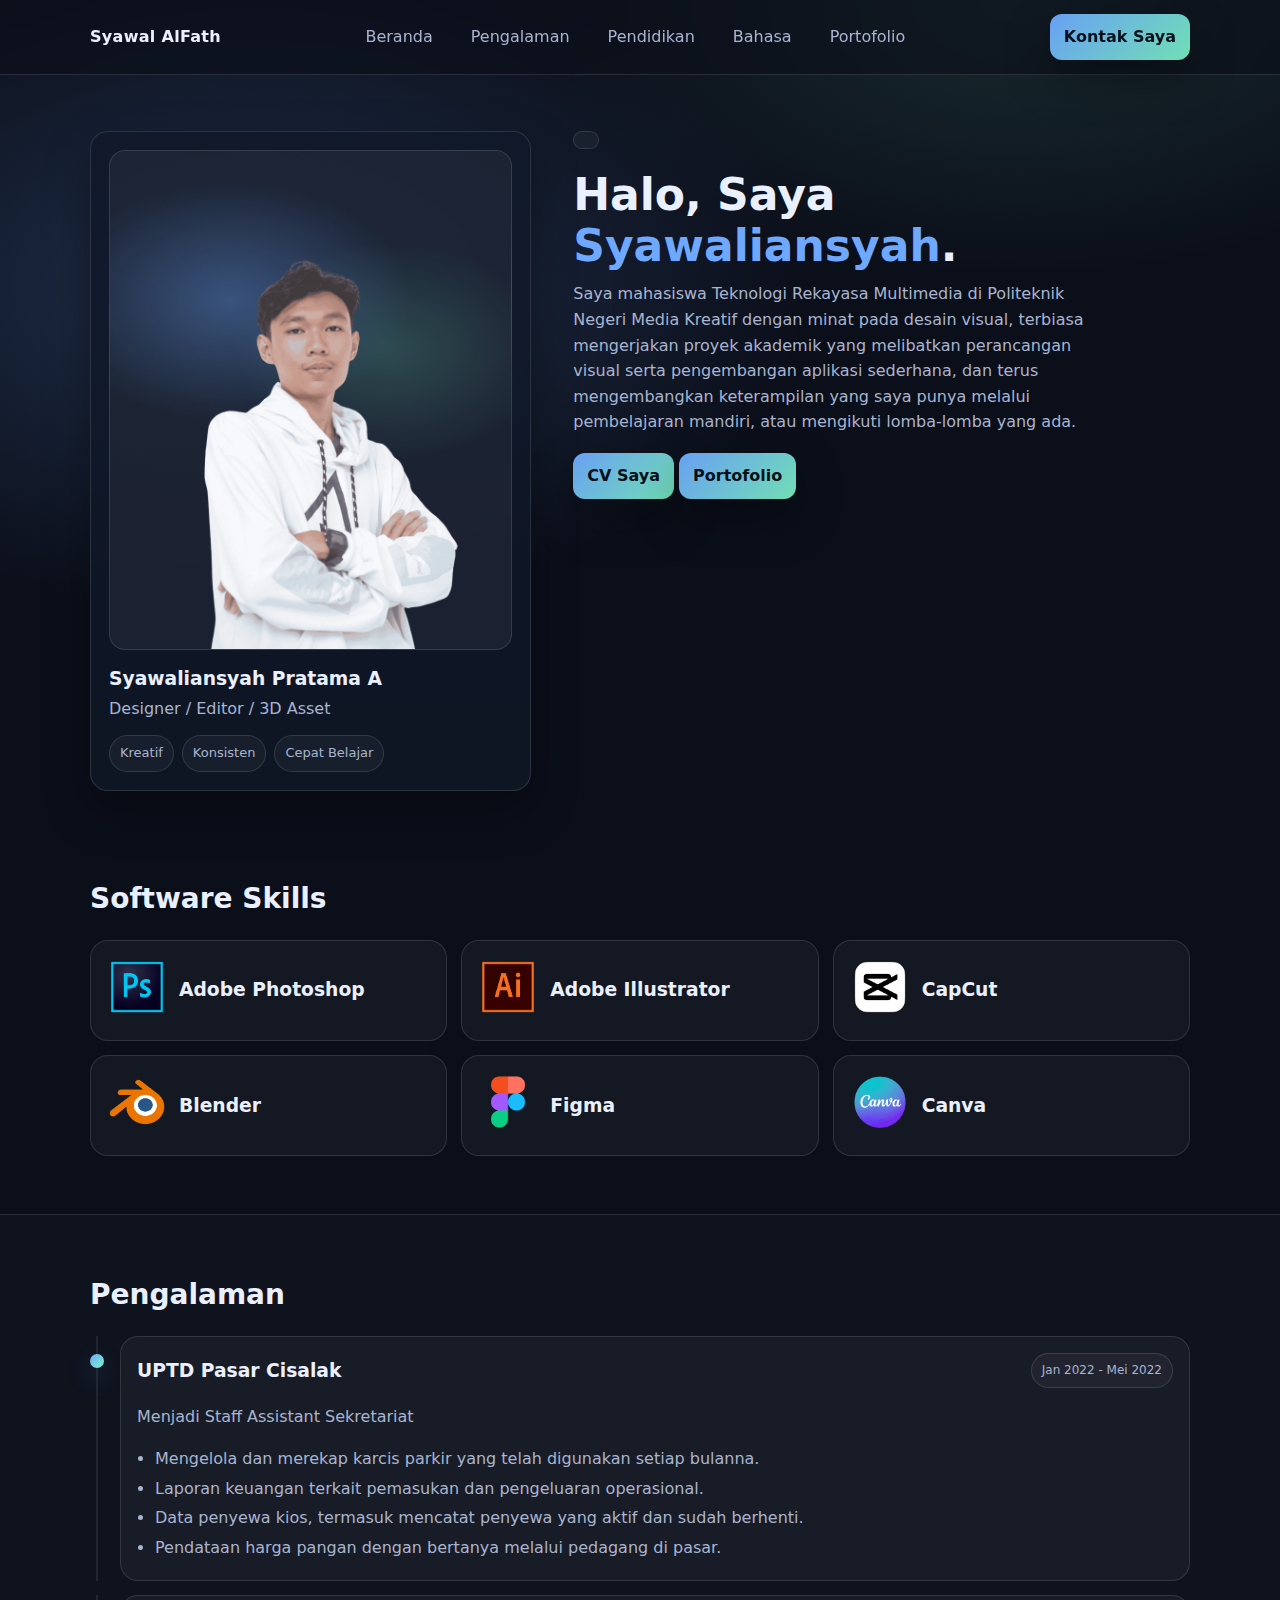
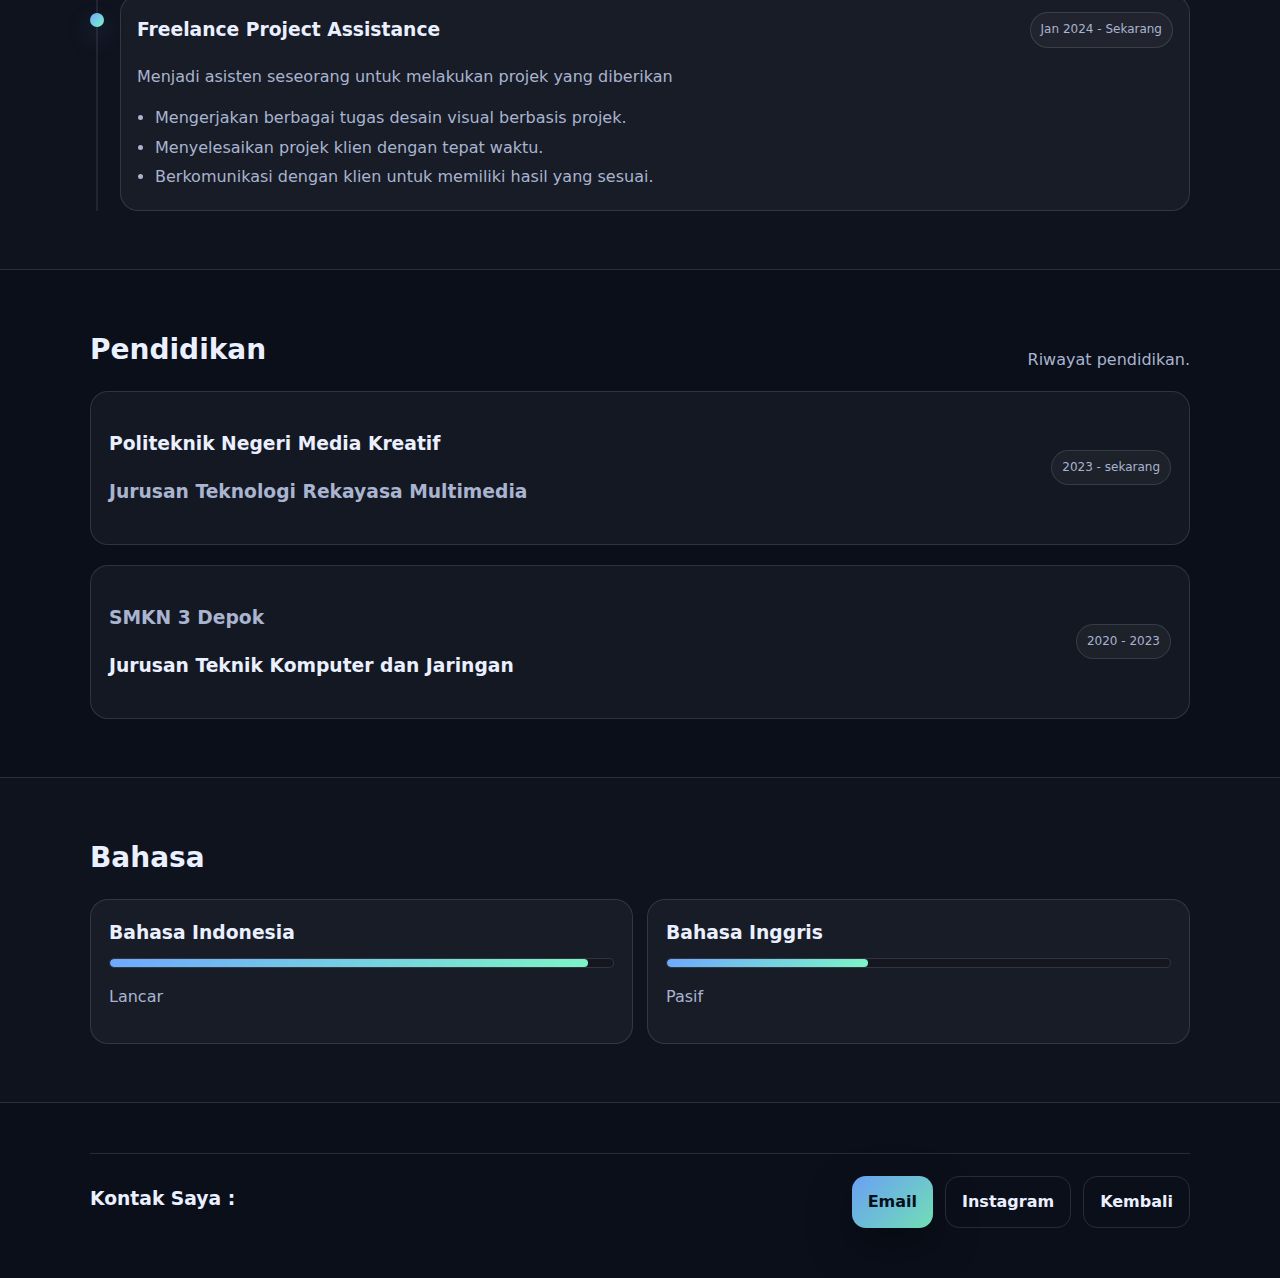
<file: index.html>
<!DOCTYPE html>
<html lang="id">
<head>
  <meta charset="UTF-8" />
  <meta name="viewport" content="width=device-width, initial-scale=1.0" />
  <title>My Portofolio</title>
  <link rel="stylesheet" href="style.css">
</head>

<body>
  <header class="nav">
  <div class="container nav-inner">
    <a class="brand" href="#home">Syawal AlFath</a>

    <input type="checkbox" id="nav-toggle" class="nav-toggle" aria-hidden="true">

    <label for="nav-toggle" class="hamburger" aria-label="Buka menu navigasi">
      <img src="images/menu.png">
    </label>

    <nav class="menu">
      <a href="#home">Beranda</a>
      <a href="#experience">Pengalaman</a>
      <a href="#education">Pendidikan</a>
      <a href="#language">Bahasa</a>
      <a href="portofolio.html">Portofolio</a>
    </nav>

    <a class="btn small nav-cta" href="#contact">Kontak Saya</a>
  </div>
</header>


  <main id="home" class="hero">
    <div class="container hero-grid">
      <div class="hero-left">
        <p class="badge"></p>
        <h1>Halo, Saya <span class="accent">Syawaliansyah</span>.</h1>
        <p class="subtitle">
          Saya mahasiswa Teknologi Rekayasa Multimedia di Politeknik
          Negeri Media Kreatif dengan minat pada desain
          visual, terbiasa mengerjakan proyek akademik yang melibatkan perancangan
          visual serta pengembangan aplikasi
          sederhana, dan terus mengembangkan keterampilan yang saya punya melalui
          pembelajaran mandiri, atau mengikuti
          lomba-lomba yang ada.
        </p>
        <a class="btn small" href="cv.html">CV Saya</a>
        <a class="btn small" href="portofolio.html">Portofolio</a>
      </div>

      <div class="hero-right">
        <div class="profile-card">
          <div class="avatar">
            <!-- dari: {{ asset('images/solo2.png') }} -->
            <img src="images/solo2.png" alt="Foto Syawaliansyah">
          </div>
          <div class="profile-info">
            <h3>Syawaliansyah Pratama A</h3>
            <p>Designer / Editor / 3D Asset</p>
          </div>
          <div class="profile-tags">
            <span class="tag">Kreatif</span>
            <span class="tag">Konsisten</span>
            <span class="tag">Cepat Belajar</span>
          </div>
        </div>
      </div>
    </div>
  </main>

  <section id="skills" class="section">
    <div class="container">
      <div class="section-head">
        <h2>Software Skills</h2>
      </div>

      <div class="grid skills-grid">
        <article class="skill-card">
          <div class="skill-icon" title="Adobe Photoshop">
            <img src="images/skills/AdobePhotoshop.png" alt="Adobe Photoshop">
          </div>
          <div>
            <h3>Adobe Photoshop</h3>
          </div>
        </article>

        <article class="skill-card">
          <div class="skill-icon" title="Adobe Illustrator">
            <img src="images/skills/AdobeIllustrator.png" alt="Adobe Illustrator">
          </div>
          <div>
            <h3>Adobe Illustrator</h3>
          </div>
        </article>

        <article class="skill-card">
          <div class="skill-icon" title="CapCut">
            <img src="images/skills/Capcut.png" alt="Capcut">
          </div>
          <div>
            <h3>CapCut</h3>
          </div>
        </article>

        <article class="skill-card">
          <div class="skill-icon" title="Blender">
            <img src="images/skills/Blender.png" alt="Blender 3d">
          </div>
          <div>
            <h3>Blender</h3>
          </div>
        </article>

        <article class="skill-card">
          <div class="skill-icon" title="Figma">
            <img src="images/skills/figma.png" alt="figma">
          </div>
          <div>
            <h3>Figma</h3>
          </div>
        </article>

        <article class="skill-card">
          <div class="skill-icon" title="Canva">
            <img src="images/skills/Canva.png" alt="Canva">
          </div>
          <div>
            <h3>Canva</h3>
          </div>
        </article>
      </div>
    </div>
  </section>

  <!-- EXPERIENCE -->
  <section id="experience" class="section alt">
    <div class="container">
      <div class="section-head">
        <h2>Pengalaman</h2>
      </div>

      <div class="timeline">
        <article class="timeline-item">
          <div class="dot"></div>
          <div class="content">
            <div class="row">
              <h3>UPTD Pasar Cisalak</h3>
              <span class="pill">Jan 2022 - Mei 2022</span>
            </div>
            <p class="muted">Menjadi Staff Assistant Sekretariat</p>
            <ul class="bullets">
              <li>Mengelola dan merekap karcis parkir yang telah digunakan setiap bulanna.</li>
              <li>Laporan keuangan terkait pemasukan dan pengeluaran operasional.</li>
              <li>Data penyewa kios, termasuk mencatat penyewa yang aktif dan sudah berhenti.</li>
              <li>Pendataan harga pangan dengan bertanya melalui pedagang di pasar.</li>
            </ul>
          </div>
        </article>

        <article class="timeline-item">
          <div class="dot"></div>
          <div class="content">
            <div class="row">
              <h3>Freelance Project Assistance</h3>
              <span class="pill">Jan 2024 - Sekarang</span>
            </div>
            <p class="muted">Menjadi asisten seseorang untuk melakukan projek yang diberikan</p>
            <ul class="bullets">
              <li>Mengerjakan berbagai tugas desain visual berbasis projek.</li>
              <li>Menyelesaikan projek klien dengan tepat waktu.</li>
              <li>Berkomunikasi dengan klien untuk memiliki hasil yang sesuai.</li>
            </ul>
          </div>
        </article>
      </div>
    </div>
  </section>

  <!-- EDUCATION -->
  <section id="education" class="section">
    <div class="container">
      <div class="section-head">
        <h2>Pendidikan</h2>
        <p>Riwayat pendidikan.</p>
      </div>

      <div class="card">
        <div class="row">
          <div>
            <h3>Politeknik Negeri Media Kreatif</h3>
            <h3 class="muted">Jurusan Teknologi Rekayasa Multimedia</h3>
          </div>
          <span class="pill">2023 - sekarang</span>
        </div>
      </div>

      <div class="card2">
        <div class="row">
          <div>
            <h3 class="muted">SMKN 3 Depok</h3>
            <h3>Jurusan Teknik Komputer dan Jaringan</h3>
          </div>
          <span class="pill">2020 - 2023</span>
        </div>
      </div>
    </div>
  </section>

  <!-- LANGUAGE -->
  <section id="language" class="section alt">
    <div class="container">
      <div class="section-head">
        <h2>Bahasa</h2>
      </div>

      <div class="grid lang-grid">
        <div class="lang-card">
          <h3>Bahasa Indonesia</h3>
          <div class="bar"><span style="width: 95%"></span></div>
          <p class="muted">Lancar</p>
        </div>
        <div class="lang-card">
          <h3>Bahasa Inggris</h3>
          <div class="bar"><span style="width: 40%"></span></div>
          <p class="muted">Pasif</p>
        </div>
      </div>
    </div>
  </section>

  <footer id="contact" class="footer">
    <div class="container footer-inner">
      <div>
        <h3>Kontak Saya :</h3>
      </div>

      <div class="footer-actions">
        <a class="btn" href="mailto:syawaliansyah501@gmail.com">Email</a>
        <a class="btn instagram" href="https://www.instagram.com/syawal_alfaths/" target="_blank" rel="noopener">
          Instagram
        </a>
        <a class="btn ghost" href="#home">Kembali</a>
      </div>
    </div>
  </footer>
</body>
</html>
</file>
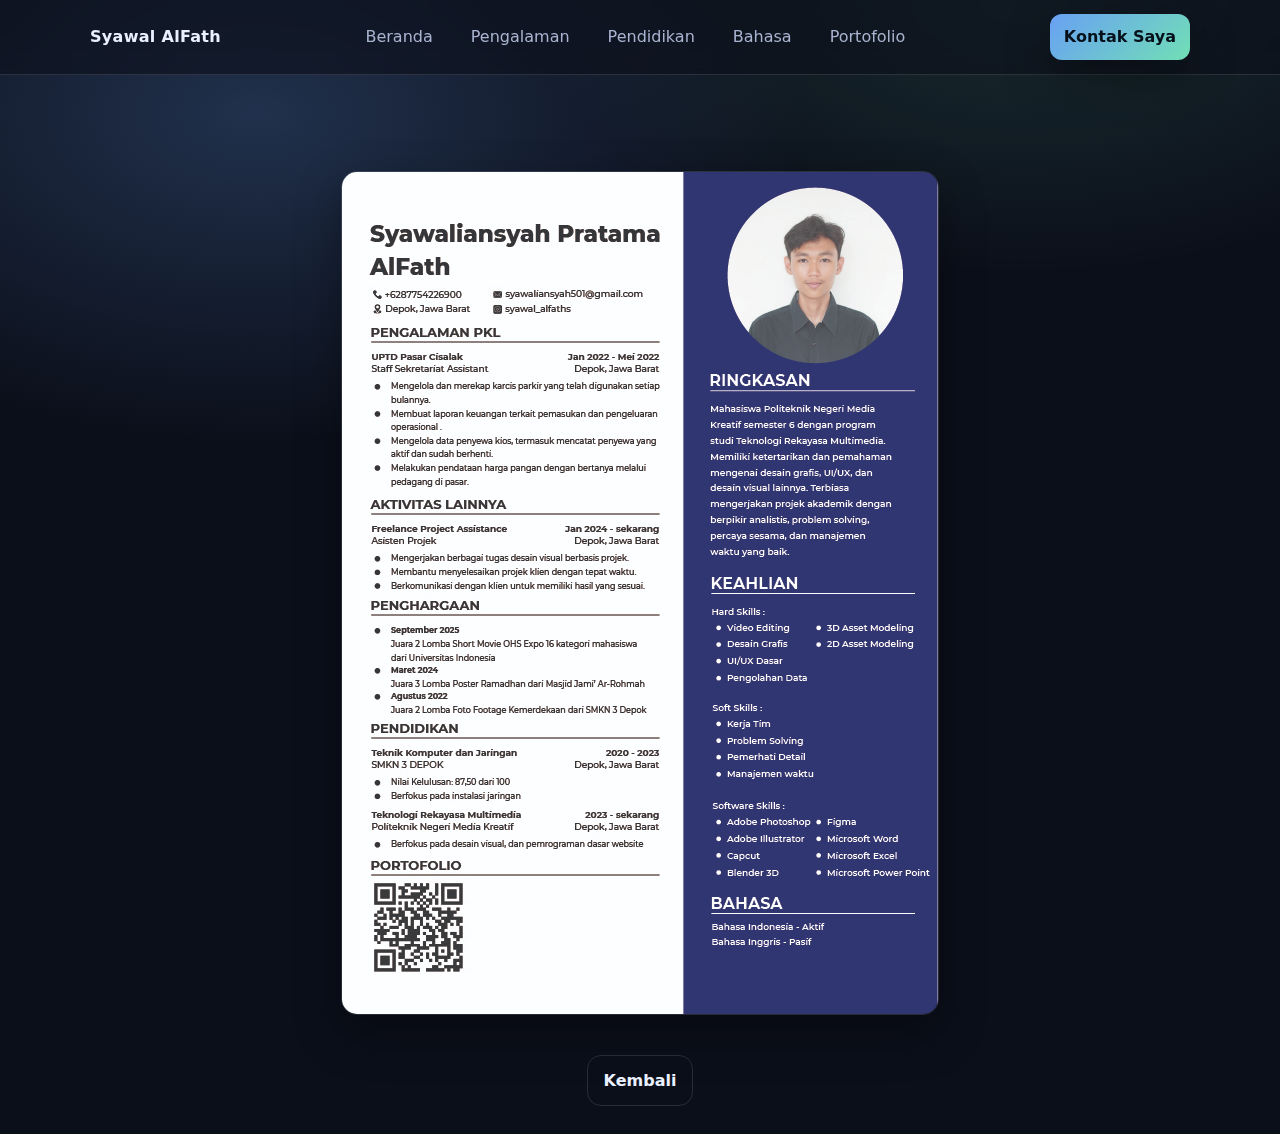
<file: cv.html>
<!DOCTYPE html>
<html lang="en">
<head>
    <meta charset="UTF-8">
    <meta name="viewport" content="width=device-width, initial-scale=1.0">
    <link rel="stylesheet" href="style.css">
    <title>CV Saya</title>
</head>
<body>
    <header class="nav">
  <div class="container nav-inner">
    <a class="brand" href="index.html#home">Syawal AlFath</a>

    <input type="checkbox" id="nav-toggle" class="nav-toggle" aria-hidden="true">

    <label for="nav-toggle" class="hamburger" aria-label="Buka menu navigasi">
      <img src="images/menu.png">
    </label>

    <nav class="menu">
      <a href="index.html#home">Beranda</a>
      <a href="index.html#experience">Pengalaman</a>
      <a href="index.html#education">Pendidikan</a>
      <a href="index.html#language">Bahasa</a>
      <a href="portofolio.html">Portofolio</a>
    </nav>

    <a class="btn small nav-cta" href="#contact">Kontak Saya</a>
  </div>
</header>

  <main class="hero">
    
    <div class="cv">
        <img src="images/CV2.jpg" alt="Foto Syawaliansyah">
    </div>
    <div class="btn2">
        <a class="btn ghost" href="index.html">Kembali</a>
    </div>
  </main>

</body>
</html>
</file>
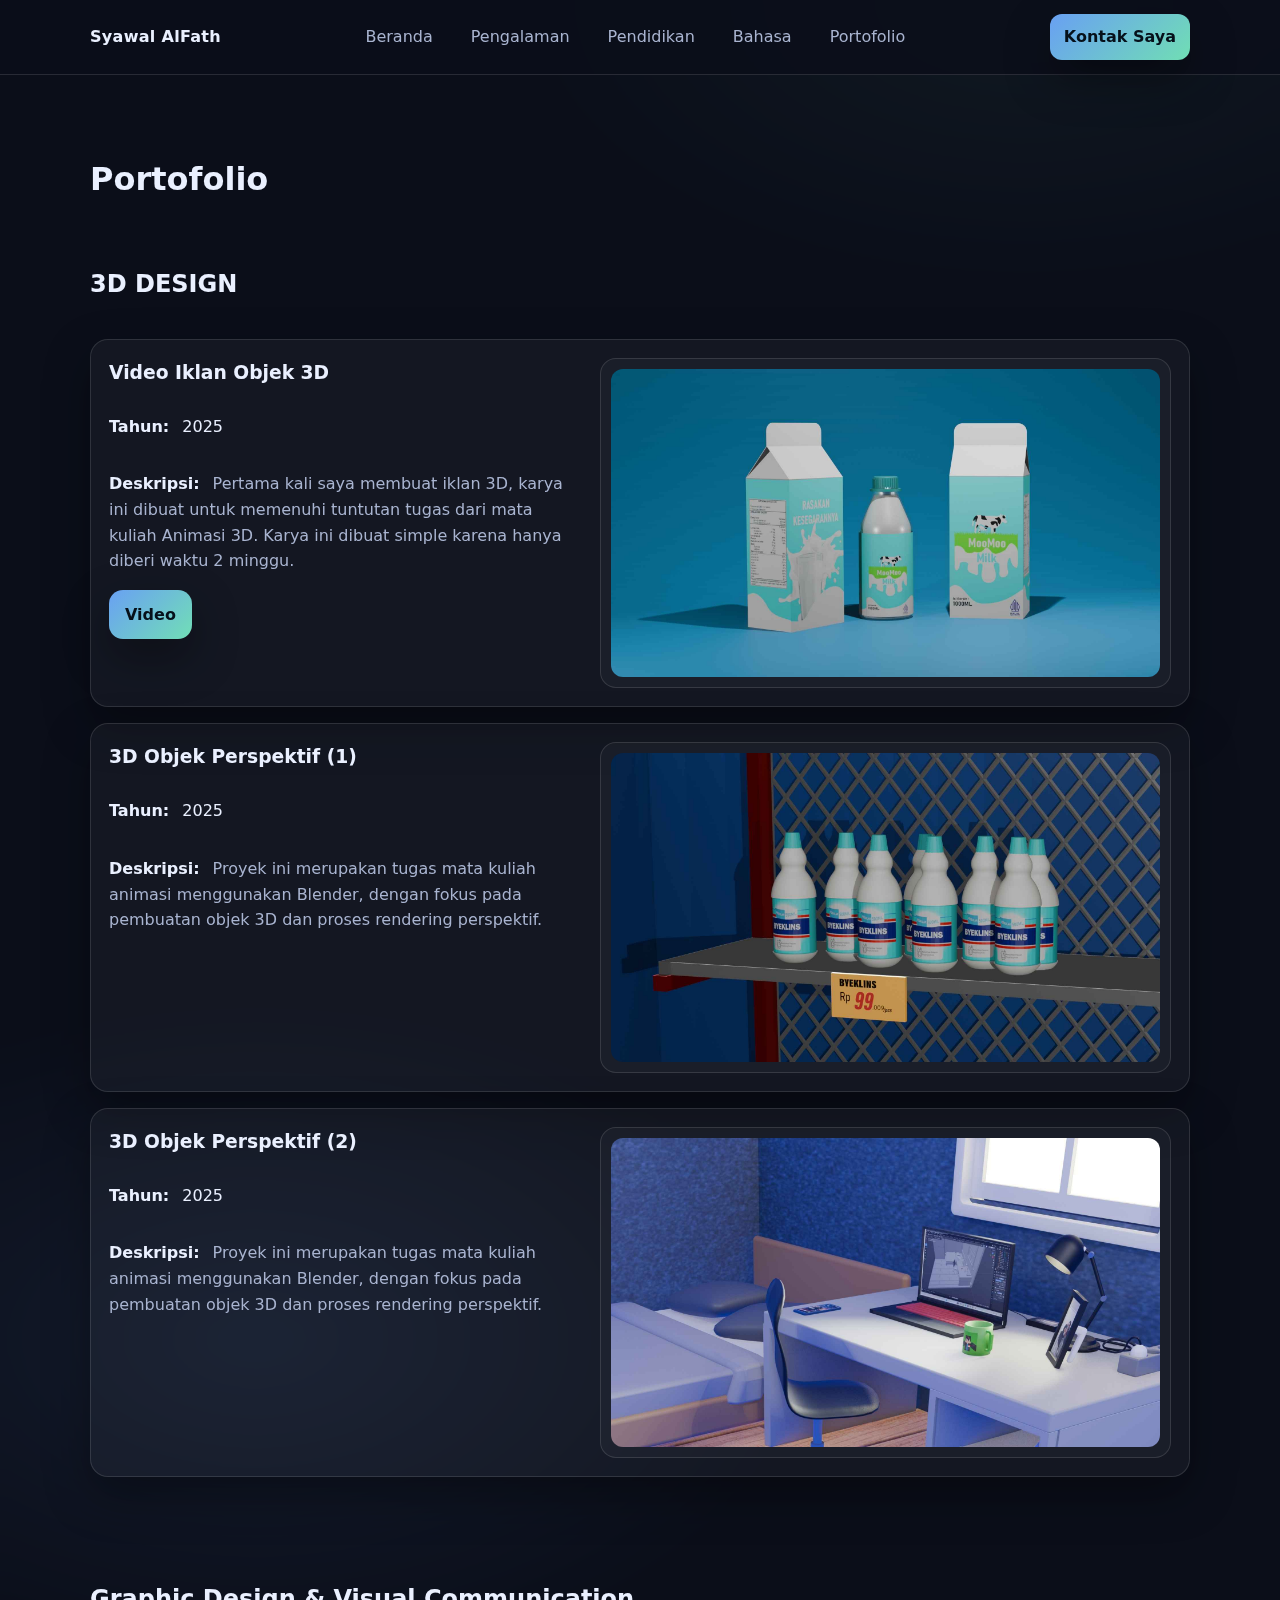
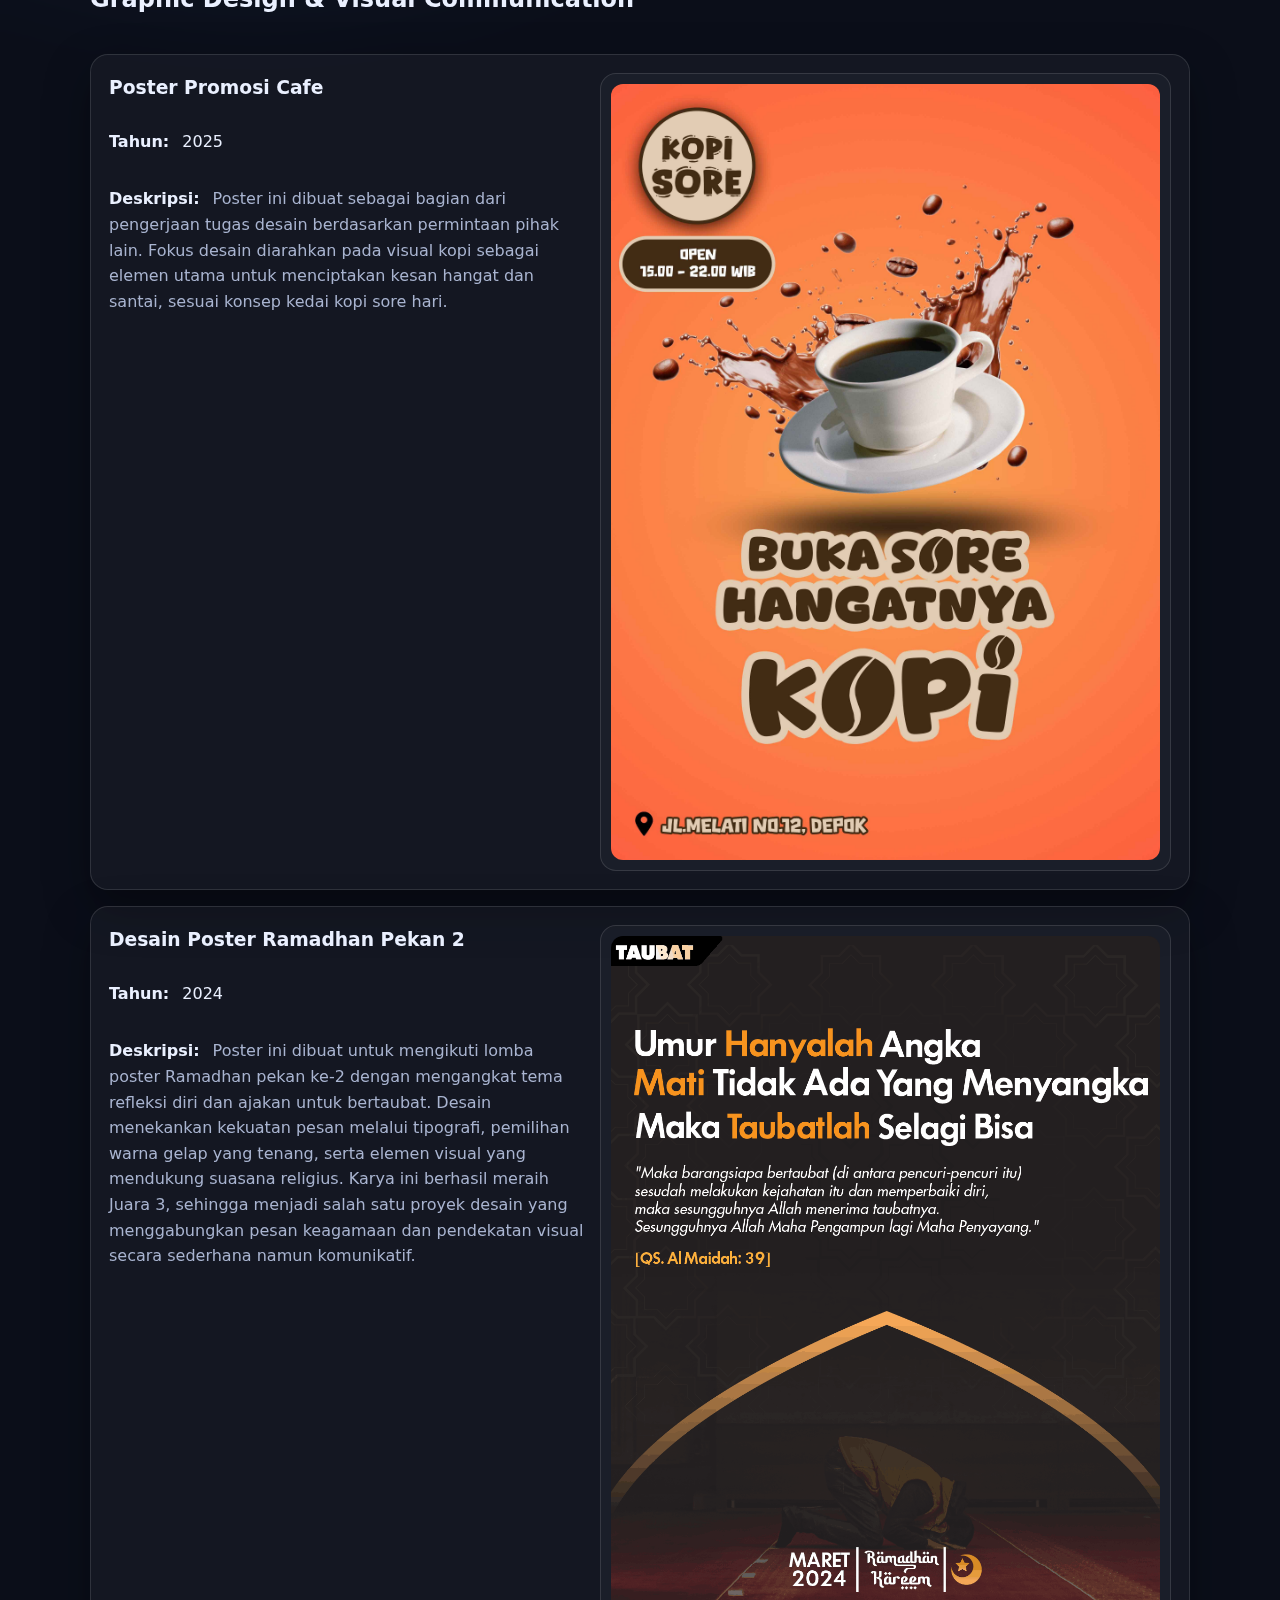
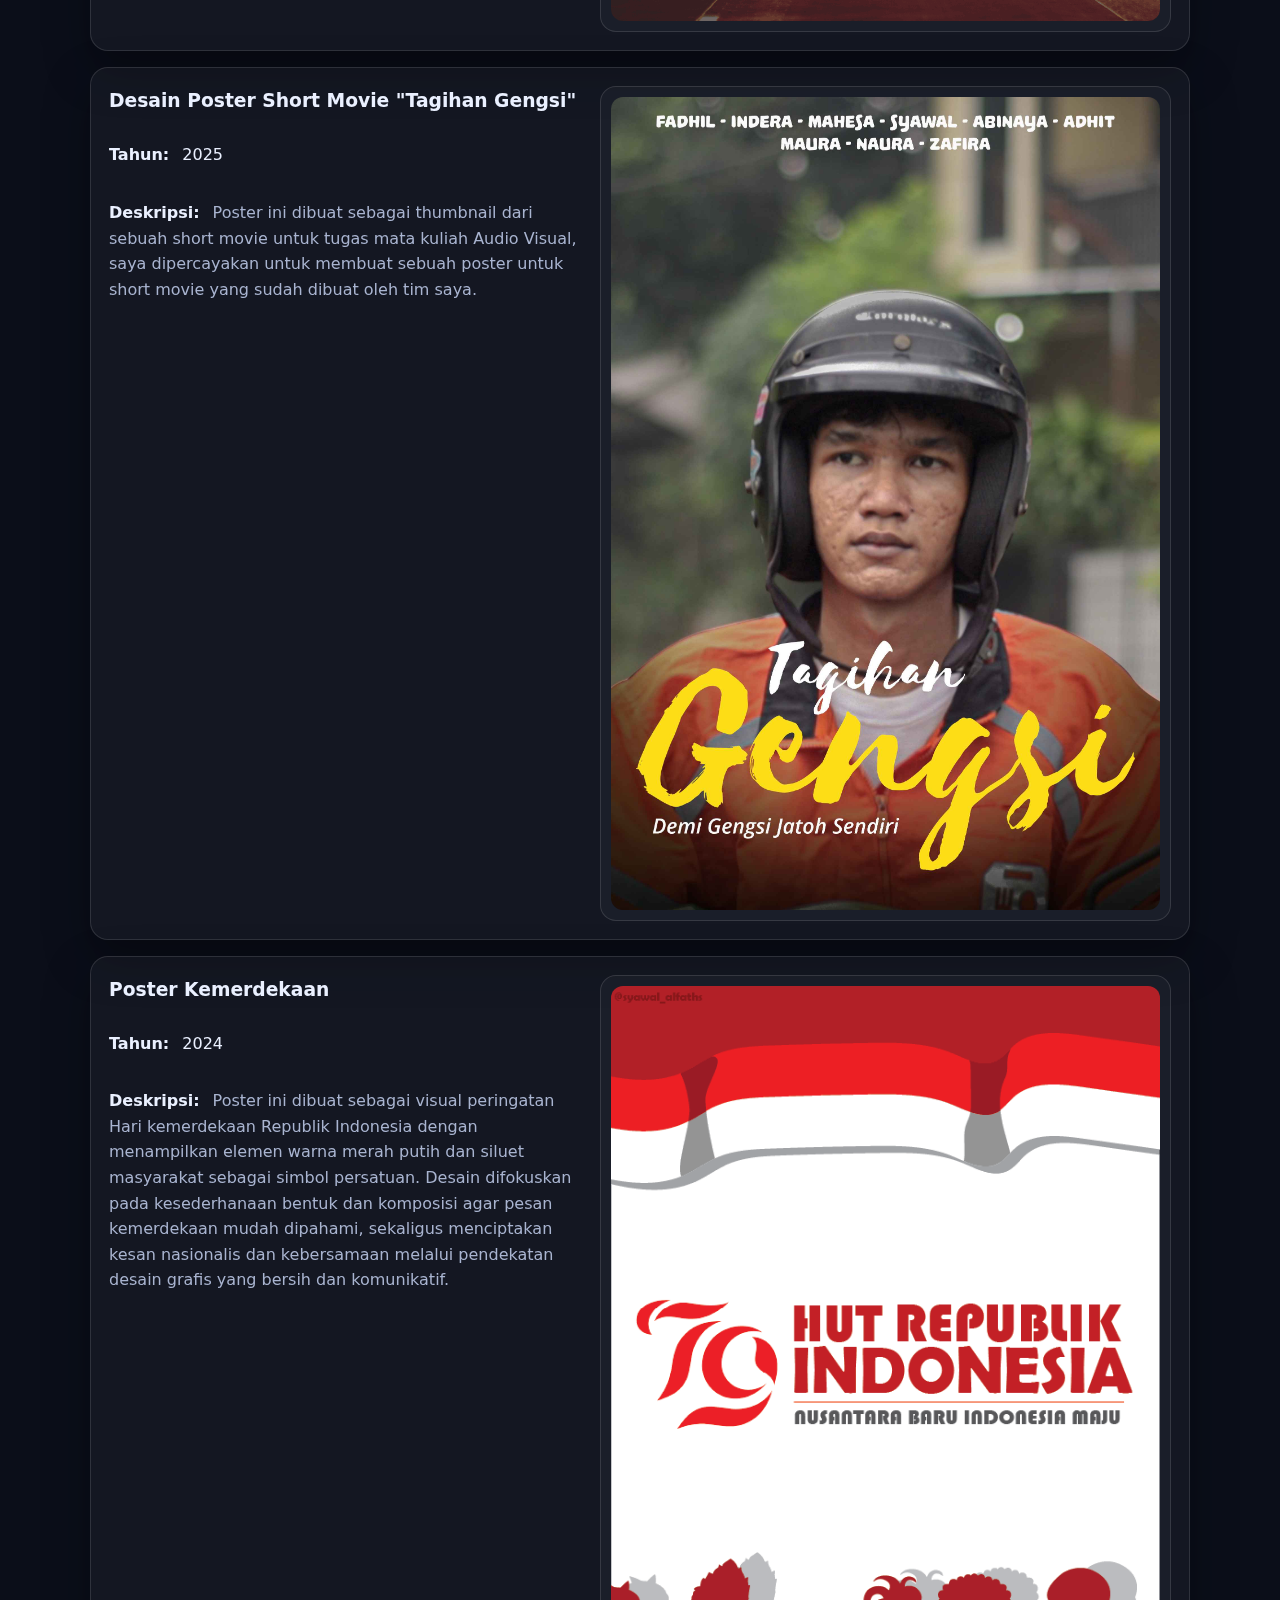
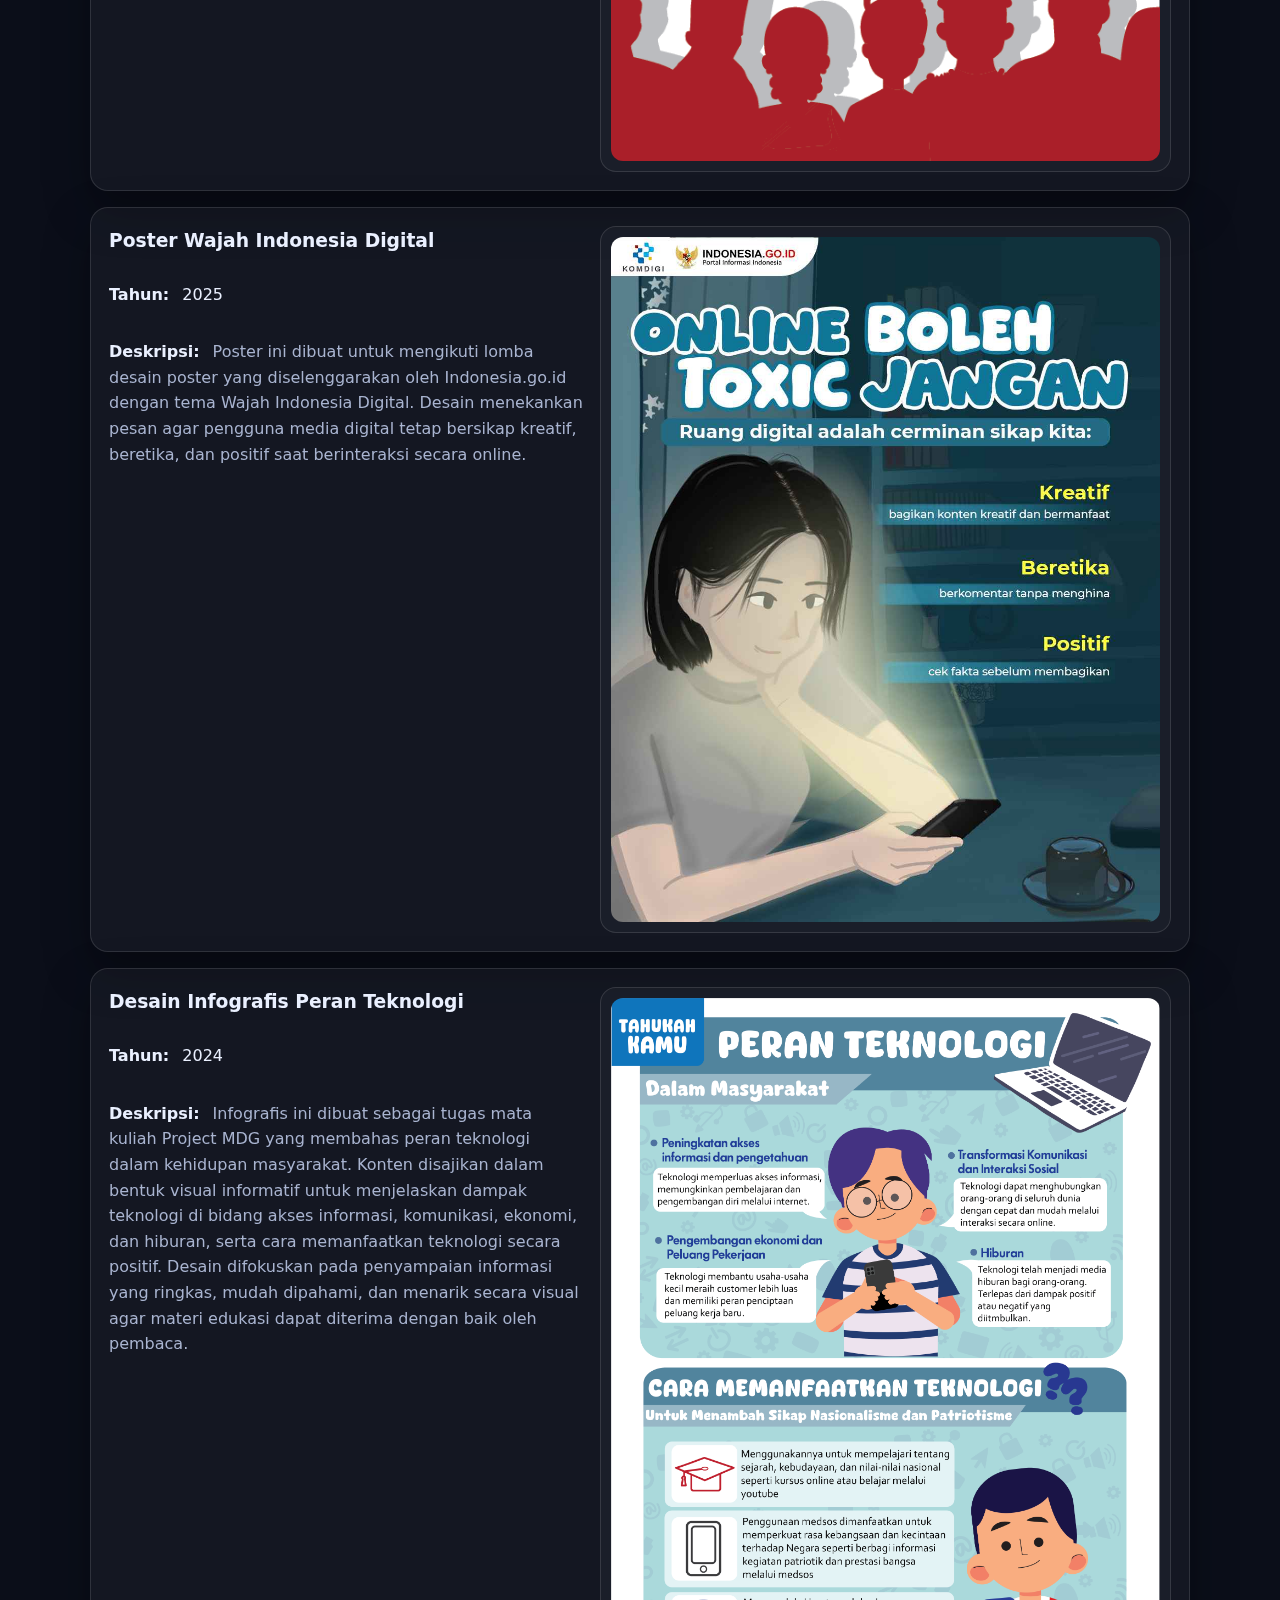
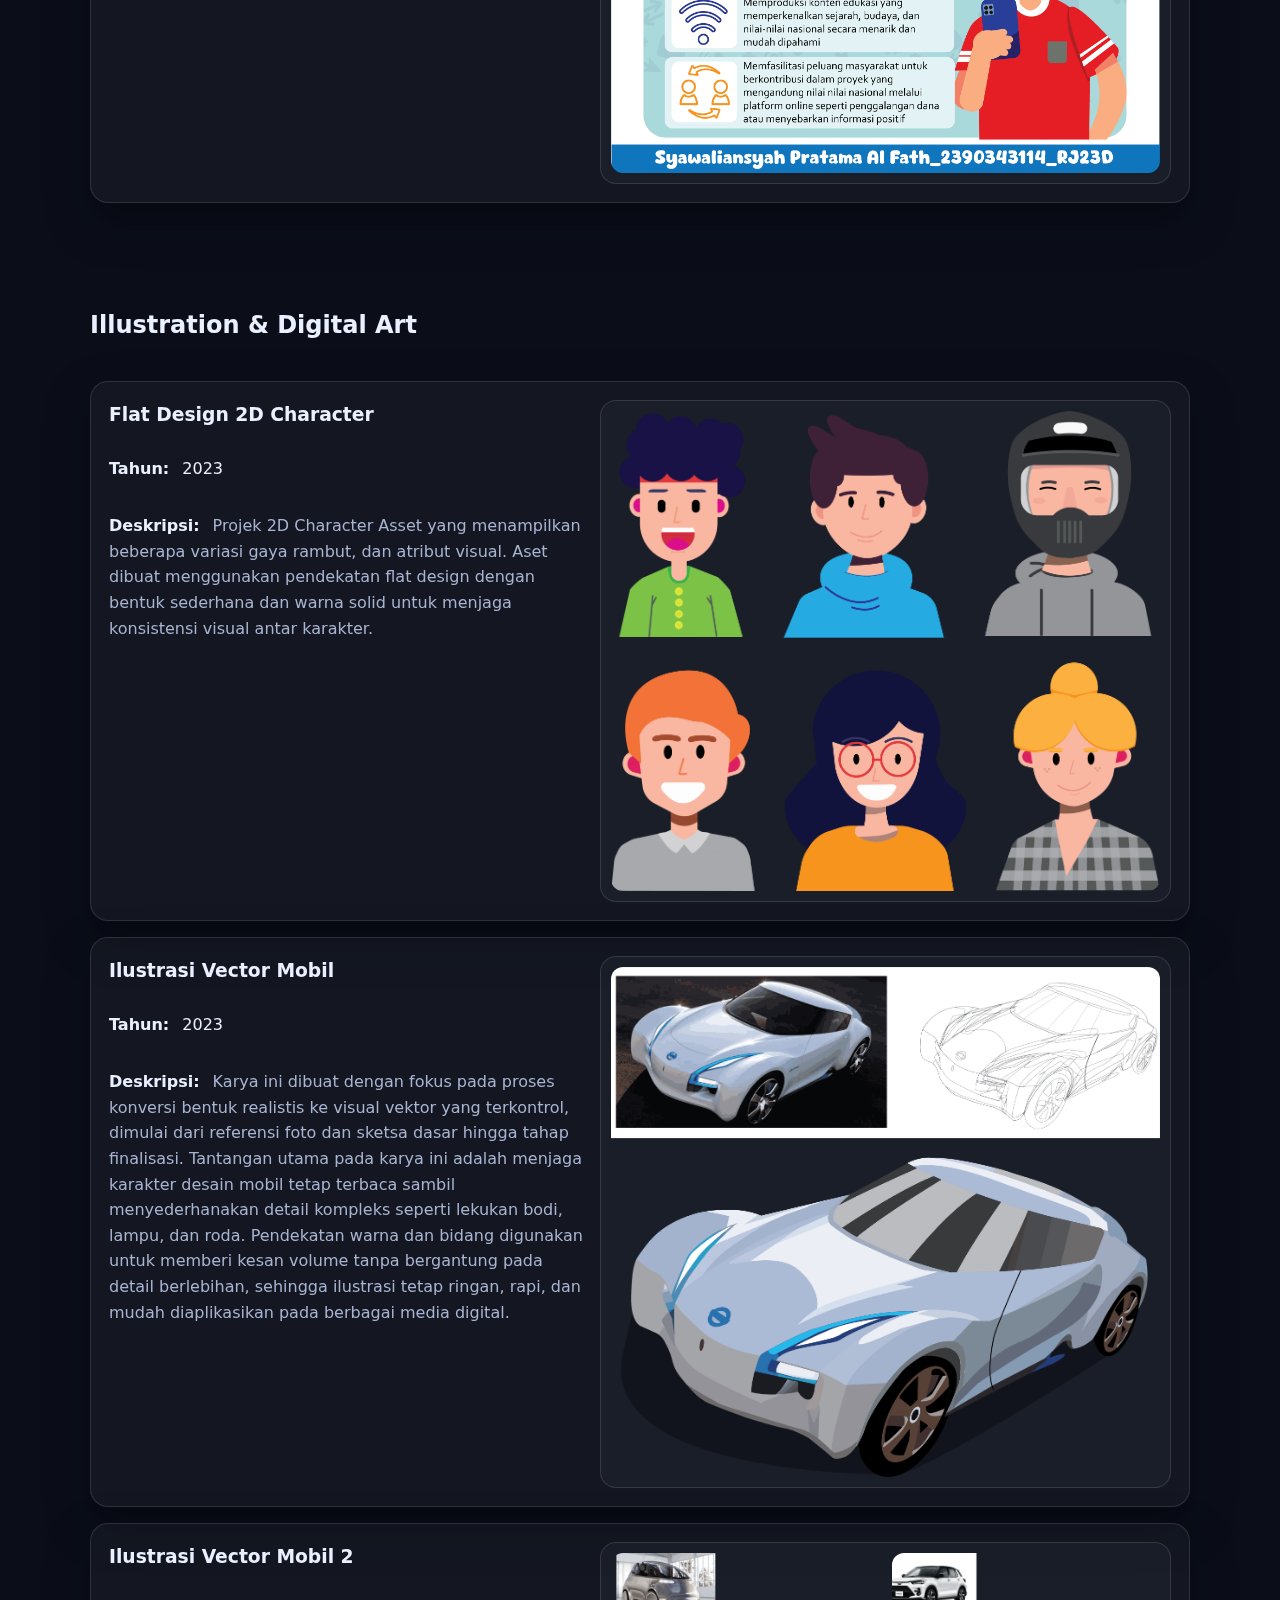
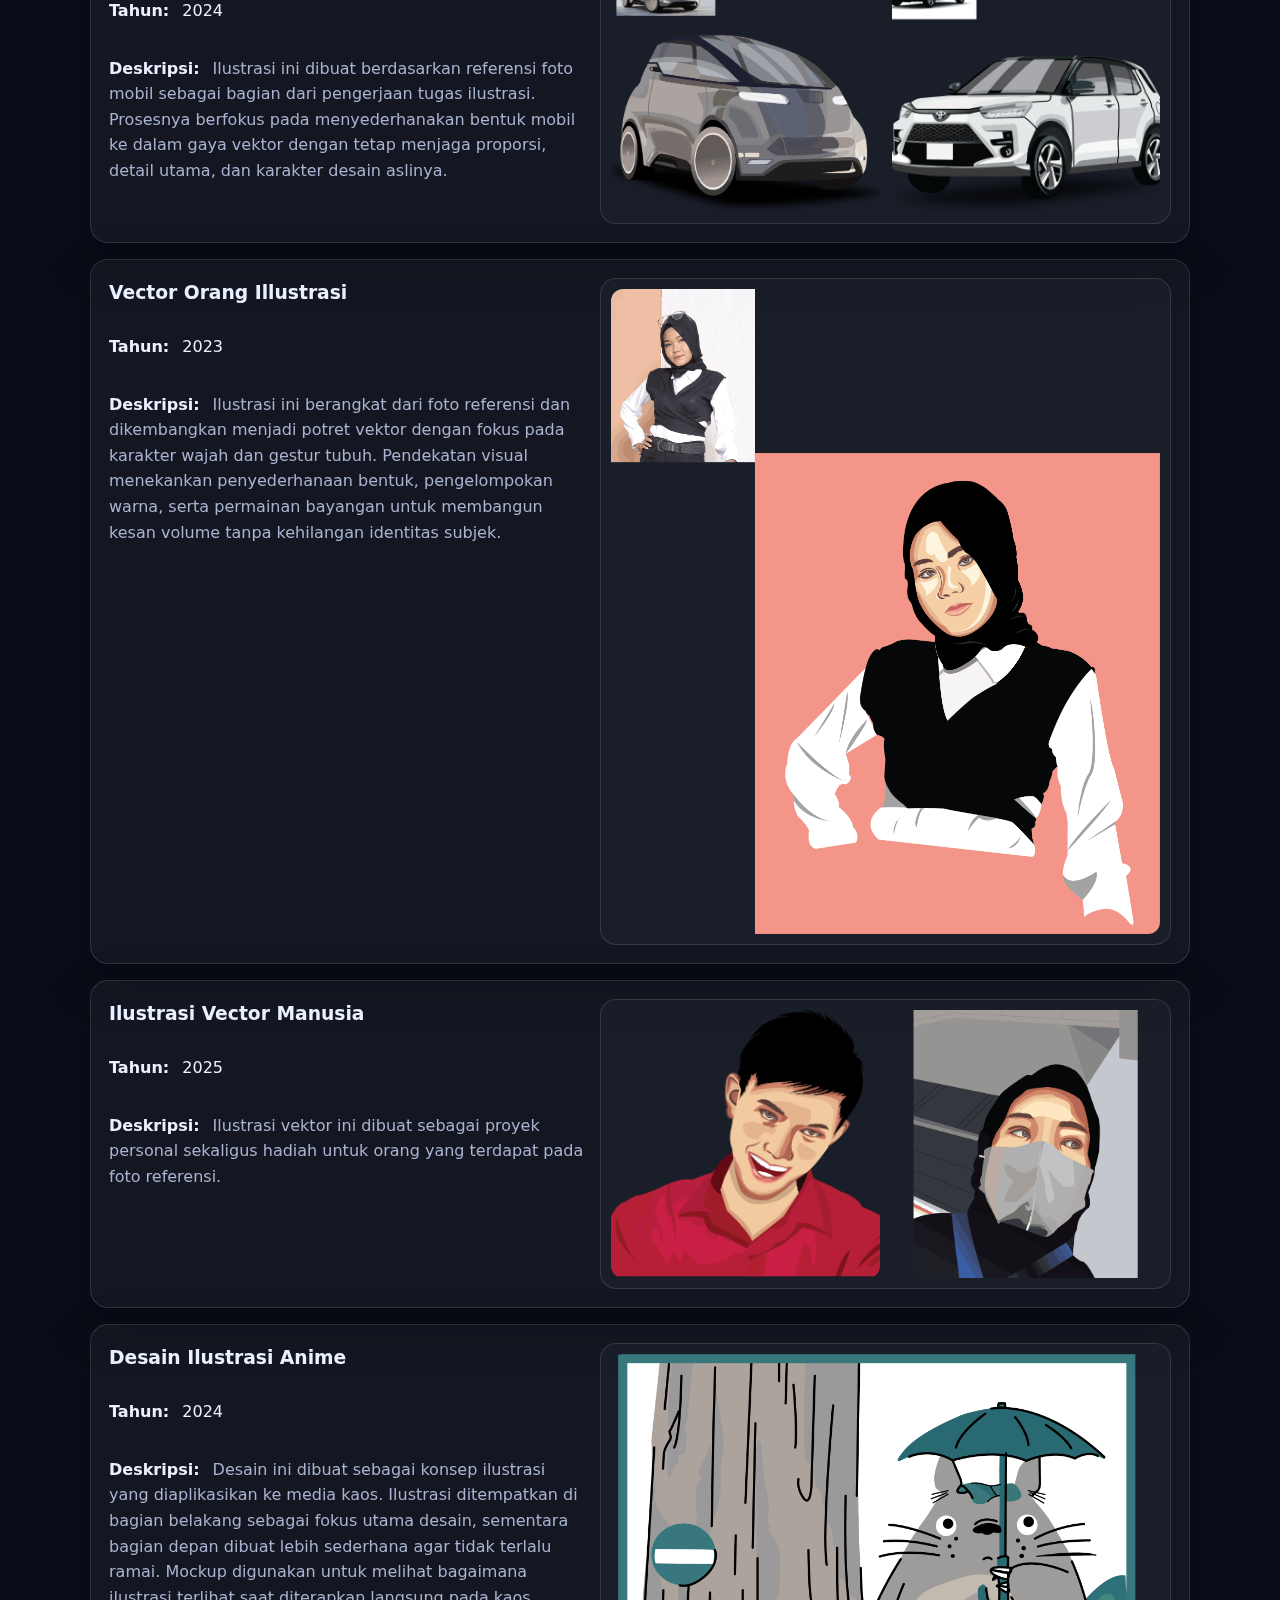
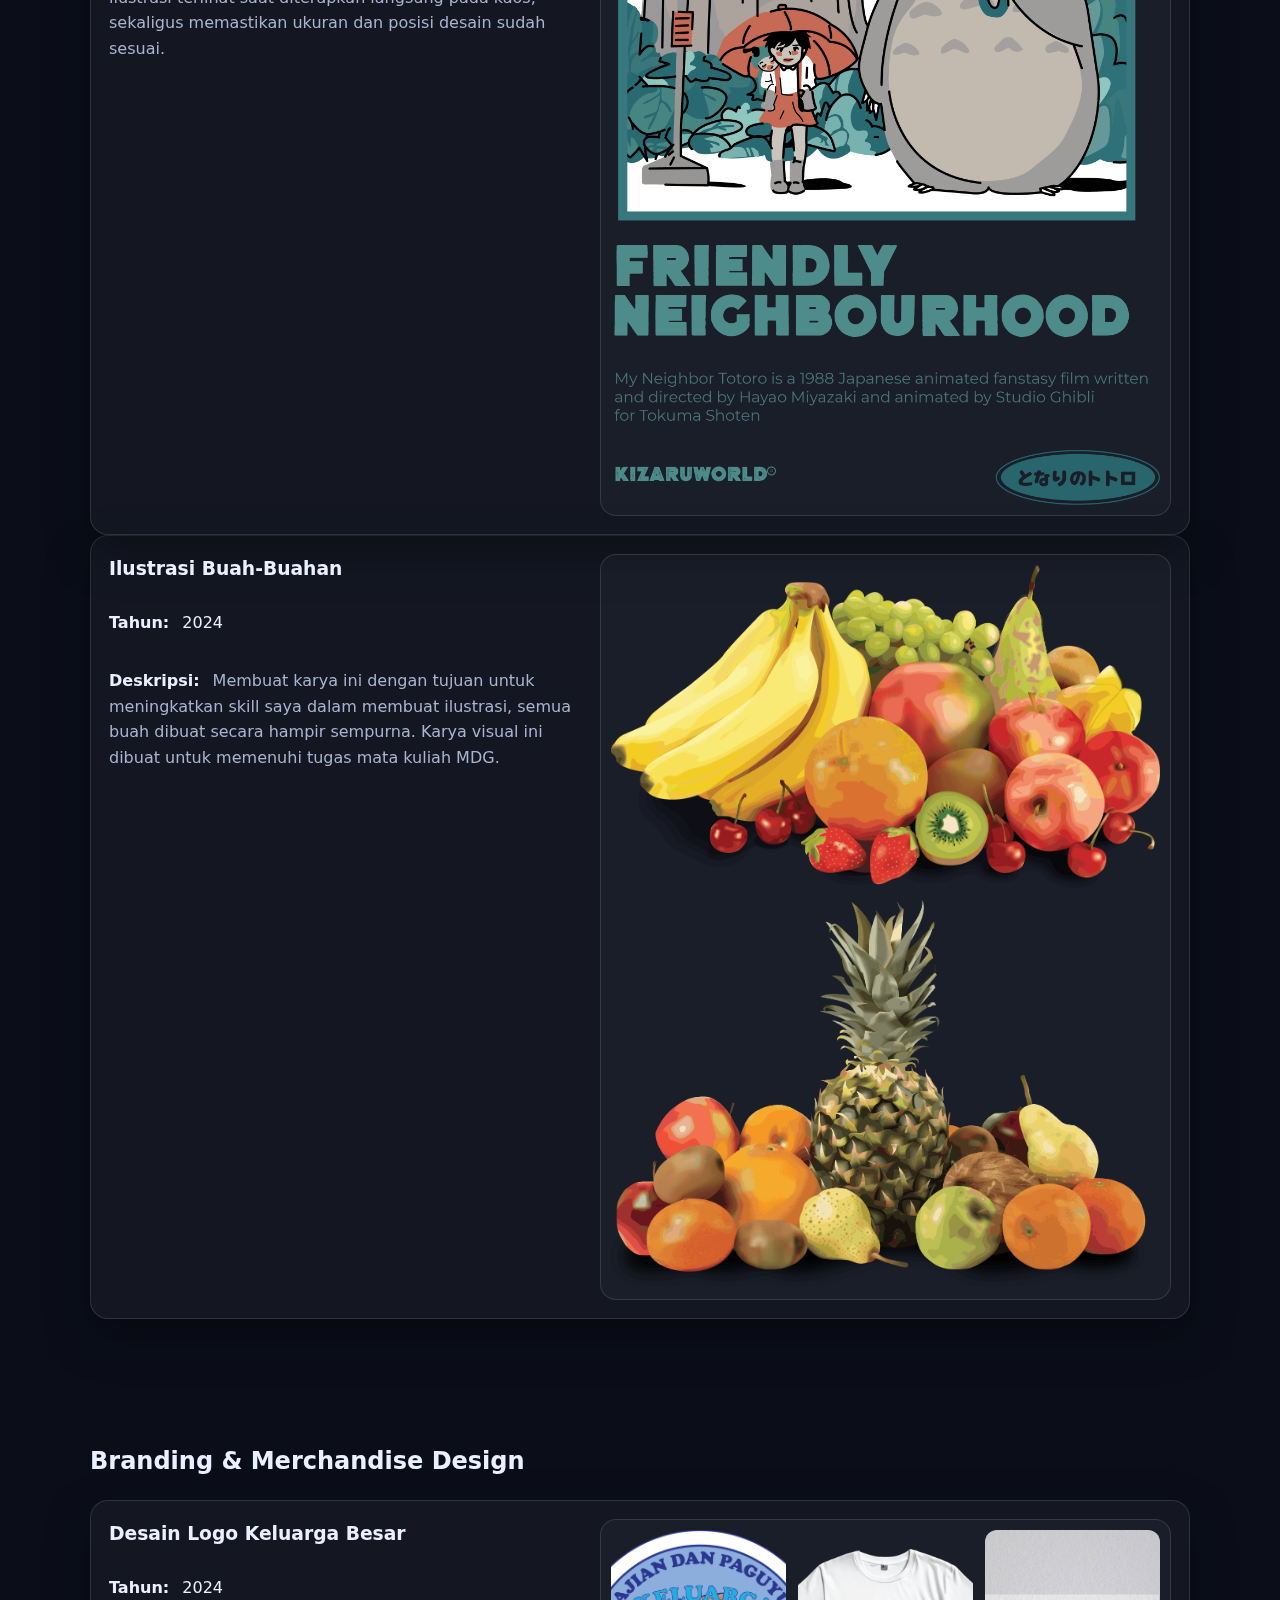
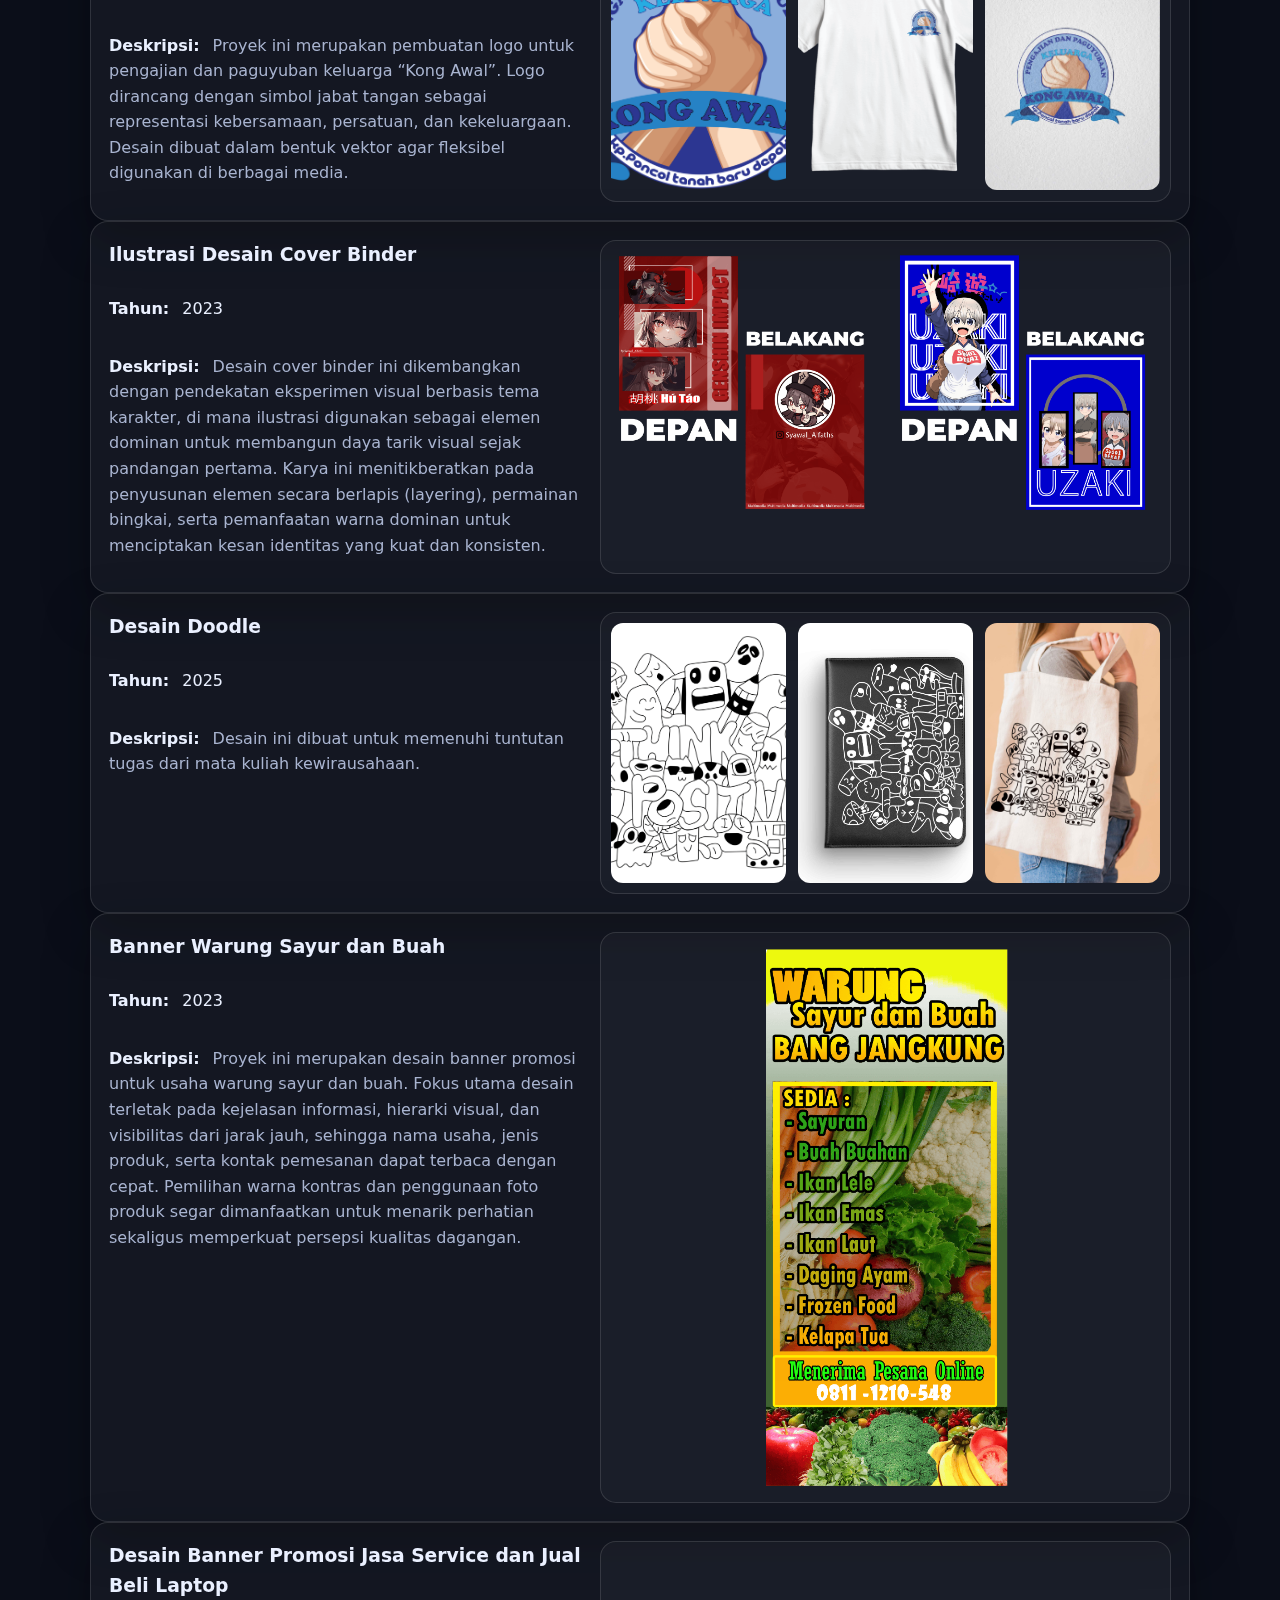
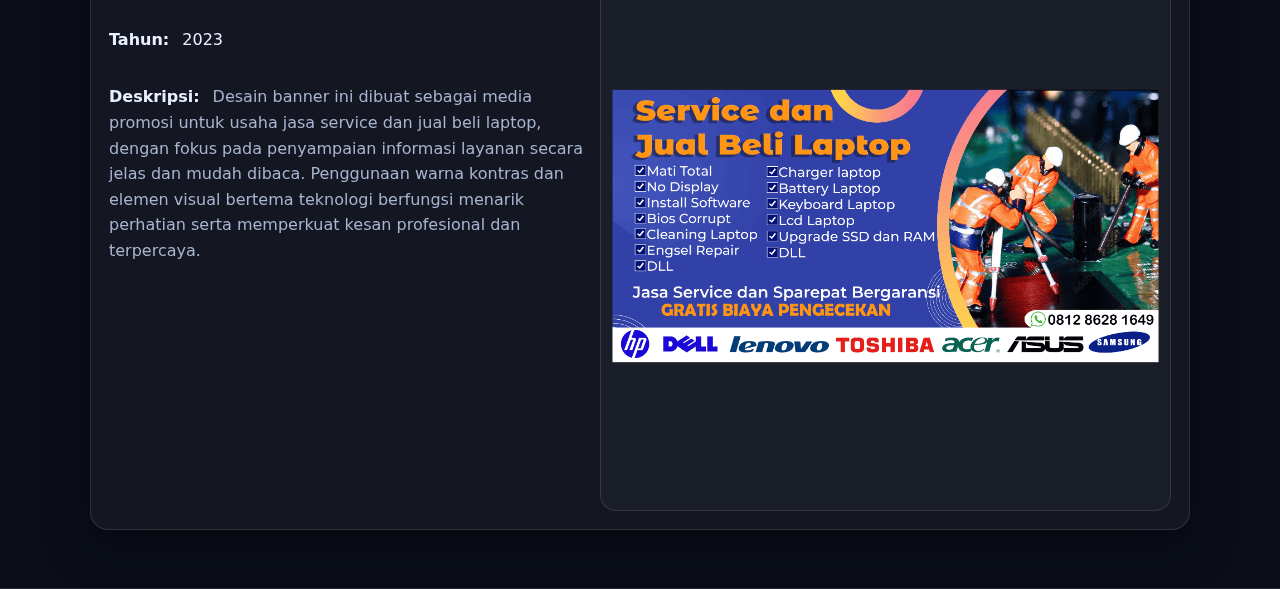
<file: portofolio.html>
<!DOCTYPE html>
<html lang="id">
<head>
  <meta charset="UTF-8" />
  <meta name="viewport" content="width=device-width, initial-scale=1.0" />
  <title>Portofolio - Syawal</title>
  <link rel="stylesheet" href="portofolio.css">
</head>
<body>

<header class="nav">
  <header class="nav">
  <div class="container nav-inner">
    <a class="brand" href="index.html">Syawal AlFath</a>

    <input type="checkbox" id="nav-toggle" class="nav-toggle" aria-hidden="true">

    <label for="nav-toggle" class="hamburger" aria-label="Buka menu navigasi">
      <img src="images/menu.png">
    </label>

    <nav class="menu">
      <a href="index.html#home">Beranda</a>
      <a href="index.html#experience">Pengalaman</a>
      <a href="index.html#education">Pendidikan</a>
      <a href="index.html#language">Bahasa</a>
      <a href="portofolio.html">Portofolio</a>
    </nav>

    <a class="btn small nav-cta" href="#contact">Kontak Saya</a>
  </div>
</header>

<main class="section">
  <div class="container">
    <div class="section-head">
      <h1>Portofolio</h1>
    </div>

    <div class="portfolio-list">
      <h2>3D DESIGN</h2>
      <!-- ITEM 26 -->
      <article class="portfolio-card">
        <div class="portfolio-left">
          <h3>Video Iklan Objek 3D</h3>
          <div class="portfolio-meta">
            <p><span class="meta-label">Tahun:</span> 2025</p>
          </div>

          <p class="muted">
            <span class="meta-label">Deskripsi:</span>
            Pertama kali saya membuat iklan 3D, karya ini dibuat untuk memenuhi tuntutan tugas dari mata kuliah Animasi 3D. Karya ini dibuat simple karena hanya diberi waktu 2 minggu.
          </p>

          <div class="portfolio-actions">
            <a class="btn" href="https://youtu.be/rXtzLi7pGsc?si=3TmGwF29FANwdEzI" target="_blank" rel="noopener">Video</a>
          </div>
        </div>

        <div class="portfolio-right">
          <img src="images/2025/botolsusu.jpg" alt="Video Iklan Objek 3D">
        </div>
      </article>

      <!-- ITEM 27 -->
      <article class="portfolio-card">
        <div class="portfolio-left">
          <h3>3D Objek Perspektif (1)</h3>
          <div class="portfolio-meta">
            <p><span class="meta-label">Tahun:</span> 2025</p>
          </div>

          <p class="muted">
            <span class="meta-label">Deskripsi:</span>
            Proyek ini merupakan tugas mata kuliah animasi menggunakan Blender, dengan fokus pada pembuatan objek 3D dan proses rendering perspektif.
          </p>
        </div>

        <div class="portfolio-right">
          <img src="images/2025/detail2.jpg" alt="3D Objek Perspektif 1">
        </div>
      </article>

      <!-- ITEM 28 -->
      <article class="portfolio-card">
        <div class="portfolio-left">
          <h3>3D Objek Perspektif (2)</h3>
          <div class="portfolio-meta">
            <p><span class="meta-label">Tahun:</span> 2025</p>
          </div>

          <p class="muted">
            <span class="meta-label">Deskripsi:</span>
            Proyek ini merupakan tugas mata kuliah animasi menggunakan Blender, dengan fokus pada pembuatan objek 3D dan proses rendering perspektif.
          </p>
        </div>

        <div class="portfolio-right">
          <img src="images/2025/detail.jpg" alt="3D Objek Perspektif 2">
        </div>
      </article>
      





      <br>
      <br>

      <h2>Graphic Design & Visual Communication</h2>
      <!-- ITEM 19 -->
      <article class="portfolio-card">
        <div class="portfolio-left">
          <h3>Poster Promosi Cafe</h3>
          <div class="portfolio-meta">
            <p><span class="meta-label">Tahun:</span> 2025</p>
          </div>

          <p class="muted">
            <span class="meta-label">Deskripsi:</span>
            Poster ini dibuat sebagai bagian dari pengerjaan tugas desain berdasarkan permintaan pihak lain.
            Fokus desain diarahkan pada visual kopi sebagai elemen utama untuk menciptakan kesan hangat dan santai, sesuai konsep kedai kopi sore hari.
          </p>
        </div>

        <div class="portfolio-right">
          <img src="images/2025/poster kopi.jpg" alt="Poster Promosi Cafe">
        </div>
      </article>

      <!-- ITEM 14 -->
      <article class="portfolio-card">
        <div class="portfolio-left">
          <h3>Desain Poster Ramadhan Pekan 2</h3>
          <div class="portfolio-meta">
            <p><span class="meta-label">Tahun:</span> 2024</p>
          </div>

          <p class="muted">
            <span class="meta-label">Deskripsi:</span>
            Poster ini dibuat untuk mengikuti lomba poster Ramadhan pekan ke-2 dengan mengangkat tema refleksi diri dan ajakan untuk bertaubat.
            Desain menekankan kekuatan pesan melalui tipografi, pemilihan warna gelap yang tenang, serta elemen visual yang mendukung suasana religius.
            Karya ini berhasil meraih Juara 3, sehingga menjadi salah satu proyek desain yang menggabungkan pesan keagamaan dan pendekatan visual
            secara sederhana namun komunikatif.
          </p>
        </div>

        <div class="portfolio-right">
          <img src="images/2024/Posterramadhan.png" alt="Poster Ramadhan">
        </div>
      </article>

      <!-- ITEM 23 -->
      <article class="portfolio-card">
        <div class="portfolio-left">
          <h3>Desain Poster Short Movie "Tagihan Gengsi"</h3>
          <div class="portfolio-meta">
            <p><span class="meta-label">Tahun:</span> 2025</p>
          </div>

          <p class="muted">
            <span class="meta-label">Deskripsi:</span>
            Poster ini dibuat sebagai thumbnail dari sebuah short movie untuk tugas mata kuliah Audio Visual, saya dipercayakan untuk membuat sebuah poster untuk short movie yang sudah dibuat oleh tim saya.
          </p>
        </div>

        <div class="portfolio-right">
          <img src="images/2025/posterfilm.jpg" alt="Poster Tagihan Gengsi">
        </div>
      </article>

      <!-- ITEM 13 -->
      <article class="portfolio-card">
        <div class="portfolio-left">
          <h3>Poster Kemerdekaan</h3>
          <div class="portfolio-meta">
            <p><span class="meta-label">Tahun:</span> 2024</p>
          </div>

          <p class="muted">
            <span class="meta-label">Deskripsi:</span>
            Poster ini dibuat sebagai visual peringatan Hari kemerdekaan Republik Indonesia dengan menampilkan elemen warna merah putih
            dan siluet masyarakat sebagai simbol persatuan. Desain difokuskan pada kesederhanaan bentuk dan komposisi agar pesan kemerdekaan mudah dipahami,
            sekaligus menciptakan kesan nasionalis dan kebersamaan melalui pendekatan desain grafis yang bersih dan komunikatif.
          </p>
        </div>

        <div class="portfolio-right">
          <img src="images/2024/Posterkemerdekaan.png" alt="Poster Kemerdekaan">
        </div>
      </article>

      <!-- ITEM 18 -->
      <article class="portfolio-card">
        <div class="portfolio-left">
          <h3>Poster Wajah Indonesia Digital</h3>
          <div class="portfolio-meta">
            <p><span class="meta-label">Tahun:</span> 2025</p>
          </div>

          <p class="muted">
            <span class="meta-label">Deskripsi:</span>
            Poster ini dibuat untuk mengikuti lomba desain poster yang diselenggarakan oleh Indonesia.go.id dengan tema Wajah Indonesia Digital.
            Desain menekankan pesan agar pengguna media digital tetap bersikap kreatif, beretika, dan positif saat berinteraksi secara online.
          </p>
        </div>

        <div class="portfolio-right">
          <img src="images/2025/posterkomdigi.jpg" alt="Poster Wajah Indonesia Digital">
        </div>
      </article>

      <!-- ITEM 15 -->
      <article class="portfolio-card">
        <div class="portfolio-left">
          <h3>Desain Infografis Peran Teknologi</h3>
          <div class="portfolio-meta">
            <p><span class="meta-label">Tahun:</span> 2024</p>
          </div>

          <p class="muted">
            <span class="meta-label">Deskripsi:</span>
            Infografis ini dibuat sebagai tugas mata kuliah Project MDG yang membahas peran teknologi dalam kehidupan masyarakat.
            Konten disajikan dalam bentuk visual informatif untuk menjelaskan dampak teknologi di bidang akses informasi, komunikasi, ekonomi, dan hiburan,
            serta cara memanfaatkan teknologi secara positif. Desain difokuskan pada penyampaian informasi yang ringkas, mudah dipahami,
            dan menarik secara visual agar materi edukasi dapat diterima dengan baik oleh pembaca.
          </p>
        </div>

        <div class="portfolio-right">
          <img src="images/2024/postertech.png" alt="Infografis Peran Teknologi">
        </div>
      </article>




      <br>
      <br>
      <h2>Illustration & Digital Art</h2>
      <!-- ITEM 2 -->
      <article class="portfolio-card">
        <div class="portfolio-left">
          <h3>Flat Design 2D Character</h3>
          <div class="portfolio-meta">
            <p><span class="meta-label">Tahun:</span> 2023</p>
          </div>

          <p class="muted">
            <span class="meta-label">Deskripsi:</span>
            Projek 2D Character Asset yang menampilkan beberapa variasi gaya rambut, dan atribut visual.
            Aset dibuat menggunakan pendekatan flat design dengan bentuk sederhana dan warna solid untuk menjaga
            konsistensi visual antar karakter.
          </p>
        </div>

        <div class="portfolio-right">
          <img src="images/2023/Chara2D.png" alt="Flat Design 2D Character">
        </div>
      </article>

      <!-- ITEM 5 -->
      <article class="portfolio-card">
        <div class="portfolio-left">
          <h3>Ilustrasi Vector Mobil</h3>
          <div class="portfolio-meta">
            <p><span class="meta-label">Tahun:</span> 2023</p>
          </div>

          <p class="muted">
            <span class="meta-label">Deskripsi:</span>
            Karya ini dibuat dengan fokus pada proses konversi bentuk realistis ke visual vektor yang terkontrol,
            dimulai dari referensi foto dan sketsa dasar hingga tahap finalisasi. Tantangan utama pada karya ini adalah
            menjaga karakter desain mobil tetap terbaca sambil menyederhanakan detail kompleks seperti lekukan bodi, lampu,
            dan roda. Pendekatan warna dan bidang digunakan untuk memberi kesan volume tanpa bergantung pada detail berlebihan,
            sehingga ilustrasi tetap ringan, rapi, dan mudah diaplikasikan pada berbagai media digital.
          </p>
        </div>

        <div class="portfolio-right">
          <img src="images/2023/Vector Mobil.png" alt="Vector Car Illustration">
        </div>
      </article>

      <!-- ITEM 16 -->
      <article class="portfolio-card">
        <div class="portfolio-left">
          <h3>Ilustrasi Vector Mobil 2</h3>
          <div class="portfolio-meta">
            <p><span class="meta-label">Tahun:</span> 2024</p>
          </div>

          <p class="muted">
            <span class="meta-label">Deskripsi:</span>
            Ilustrasi ini dibuat berdasarkan referensi foto mobil sebagai bagian dari pengerjaan tugas ilustrasi. Prosesnya berfokus pada menyederhanakan
            bentuk mobil ke dalam gaya vektor dengan tetap menjaga proporsi, detail utama, dan karakter desain aslinya.
          </p>
        </div>

        <div class="portfolio-right">
          <div class="portfolio-gallery">
            <img src="images/2024/vectormobil.png" alt="Vector Mobil 1">
            <img src="images/2024/vectormobil2.png" alt="Vector Mobil 2">
          </div>
        </div>
      </article>

      <!-- ITEM 6 -->
      <article class="portfolio-card">
        <div class="portfolio-left">
          <h3>Vector Orang Illustrasi</h3>
          <div class="portfolio-meta">
            <p><span class="meta-label">Tahun:</span> 2023</p>
          </div>

          <p class="muted">
            <span class="meta-label">Deskripsi:</span>
            Ilustrasi ini berangkat dari foto referensi dan dikembangkan menjadi potret vektor dengan fokus pada karakter wajah
            dan gestur tubuh. Pendekatan visual menekankan penyederhanaan bentuk, pengelompokan warna, serta permainan bayangan
            untuk membangun kesan volume tanpa kehilangan identitas subjek.
          </p>
        </div>

        <div class="portfolio-right">
          <img src="images/2023/Vectororang.png" alt="Potret Vector Human">
        </div>
      </article>

      <!-- ITEM 21 -->
      <article class="portfolio-card">
        <div class="portfolio-left">
          <h3>Ilustrasi Vector Manusia</h3>
          <div class="portfolio-meta">
            <p><span class="meta-label">Tahun:</span> 2025</p>
          </div>

          <p class="muted">
            <span class="meta-label">Deskripsi:</span>
            Ilustrasi vektor ini dibuat sebagai proyek personal sekaligus hadiah untuk orang yang terdapat pada foto referensi.
          </p>
        </div>

        <div class="portfolio-right">
          <div class="portfolio-gallery">
            <img src="images/2025/VectorOrang.png" alt="Vector Orang 1">
            <img src="images/2025/VectorOrang2.png" alt="Vector Orang 2">
          </div>
        </div>
      </article>

      <!-- ITEM 10 -->
      <article class="portfolio-card">
        <div class="portfolio-left">
          <h3>Desain Ilustrasi Anime</h3>
          <div class="portfolio-meta">
            <p><span class="meta-label">Tahun:</span> 2024</p>
          </div>

          <p class="muted">
            <span class="meta-label">Deskripsi:</span>
            Desain ini dibuat sebagai konsep ilustrasi yang diaplikasikan ke media kaos. Ilustrasi ditempatkan di bagian belakang sebagai fokus utama desain,
            sementara bagian depan dibuat lebih sederhana agar tidak terlalu ramai. Mockup digunakan untuk melihat bagaimana ilustrasi terlihat saat diterapkan langsung
            pada kaos, sekaligus memastikan ukuran dan posisi desain sudah sesuai.
          </p>
        </div>

        <div class="portfolio-right">
            <img src="images/2024/desainbaju.png" alt="Desain Baju">
          </div>
        </div>
      </article>

            <!-- ITEM 11 -->
      <article class="portfolio-card">
        <div class="portfolio-left">
          <h3>Ilustrasi Buah-Buahan</h3>
          <div class="portfolio-meta">
            <p><span class="meta-label">Tahun:</span> 2024</p>
          </div>

          <p class="muted">
            <span class="meta-label">Deskripsi:</span>
            Membuat karya ini dengan tujuan untuk meningkatkan skill saya dalam membuat ilustrasi, semua buah dibuat secara hampir sempurna.
            Karya visual ini dibuat untuk memenuhi tugas mata kuliah MDG.
          </p>
        </div>

        <div class="portfolio-right">
          <div class="portfolio-gallerys">
            <img src="images/2024/Ilusbuah.png" alt="Ilustrasi Buah 1">
            <img src="images/2024/Ilusbuah2.png" alt="Ilustrasi Buah 2">
          </div>
        </div>
      </article>




      <br>
      <br>
      <br>
      <br>
      <h2>Branding & Merchandise Design</h2>
      <!-- ITEM 17 -->
      <article class="portfolio-card">
        <div class="portfolio-left">
          <h3>Desain Logo Keluarga Besar</h3>
          <div class="portfolio-meta">
            <p><span class="meta-label">Tahun:</span> 2024</p>
          </div>

          <p class="muted">
            <span class="meta-label">Deskripsi:</span>
            Proyek ini merupakan pembuatan logo untuk pengajian dan paguyuban keluarga “Kong Awal”.
            Logo dirancang dengan simbol jabat tangan sebagai representasi kebersamaan, persatuan, dan kekeluargaan.
            Desain dibuat dalam bentuk vektor agar fleksibel digunakan di berbagai media.
          </p>
        </div>

        <div class="portfolio-right">
          <div class="portfolio-gallery-3">
            <img src="images/2024/logo1.png" alt="Logo 1">
            <img src="images/2024/bajulogo1.png" alt="Baju Logo 1">
            <img src="images/2024/mockuplogo1.jpg" alt="Mockup Logo 1">
          </div>
        </div>
      </article>

      <!-- ITEM 8 -->
      <article class="portfolio-card">
        <div class="portfolio-left">
          <h3>Ilustrasi Desain Cover Binder</h3>
          <div class="portfolio-meta">
            <p><span class="meta-label">Tahun:</span> 2023</p>
          </div>

          <p class="muted">
            <span class="meta-label">Deskripsi:</span>
            Desain cover binder ini dikembangkan dengan pendekatan eksperimen visual berbasis tema karakter, di mana ilustrasi digunakan sebagai elemen dominan
            untuk membangun daya tarik visual sejak pandangan pertama. Karya ini menitikberatkan pada penyusunan elemen secara berlapis (layering),
            permainan bingkai, serta pemanfaatan warna dominan untuk menciptakan kesan identitas yang kuat dan konsisten.
          </p>
        </div>

        <div class="portfolio-right">
          <div class="portfolio-gallery">
            <img src="images/2023/CoverBinder.png" alt="Cover Binder 1">
            <img src="images/2023/CoverBinder2.png" alt="Cover Binder 2">
          </div>
        </div>
      </article>

      <!-- ITEM 25 -->
      <article class="portfolio-card">
        <div class="portfolio-left">
          <h3>Desain Doodle</h3>
          <div class="portfolio-meta">
            <p><span class="meta-label">Tahun:</span> 2025</p>
          </div>

          <p class="muted">
            <span class="meta-label">Deskripsi:</span>
            Desain ini dibuat untuk memenuhi tuntutan tugas dari mata kuliah kewirausahaan.
          </p>
        </div>

        <div class="portfolio-right">
          <div class="portfolio-gallery-3">
            <img src="images/2025/Doodle.png" alt="Doodle 1">
            <img src="images/2025/dompetdoodle.jpg" alt="Doodle 2">
            <img src="images/2025/totebagdoodle.jpg" alt="Doodle 3">
          </div>
        </div>
      </article>

      <!-- ITEM 7 -->
      <article class="portfolio-card">
        <div class="portfolio-left">
          <h3>Banner Warung Sayur dan Buah</h3>
          <div class="portfolio-meta">
            <p><span class="meta-label">Tahun:</span> 2023</p>
          </div>

          <p class="muted">
            <span class="meta-label">Deskripsi:</span>
            Proyek ini merupakan desain banner promosi untuk usaha warung sayur dan buah. Fokus utama desain terletak pada kejelasan informasi,
            hierarki visual, dan visibilitas dari jarak jauh, sehingga nama usaha, jenis produk, serta kontak pemesanan dapat terbaca dengan cepat.
            Pemilihan warna kontras dan penggunaan foto produk segar dimanfaatkan untuk menarik perhatian sekaligus memperkuat persepsi kualitas dagangan.
          </p>
        </div>

        <div class="portfolio-right">
          <img src="images/2023/Bannersayur.png" alt="Banner Warung Sayur dan Buah">
        </div>
      </article>

      <!-- ITEM 9 -->
      <article class="portfolio-card">
        <div class="portfolio-left">
          <h3>Desain Banner Promosi Jasa Service dan Jual Beli Laptop</h3>
          <div class="portfolio-meta">
            <p><span class="meta-label">Tahun:</span> 2023</p>
          </div>

          <p class="muted">
            <span class="meta-label">Deskripsi:</span>
            Desain banner ini dibuat sebagai media promosi untuk usaha jasa service dan jual beli laptop, dengan fokus pada penyampaian informasi layanan secara jelas
            dan mudah dibaca. Penggunaan warna kontras dan elemen visual bertema teknologi berfungsi menarik perhatian serta memperkuat kesan profesional dan terpercaya.
          </p>
        </div>

        <div class="portfolio-right">
          <img src="images/2023/Bannerlaptop.png" alt="Banner Laptop">
        </div>
      </article>
   </div>
  </div>
</main>

</body>
</html>
</file>
<file: style.css>
:root{
  --bg:#0b0f1a;
  --panel:#10182a;
  --panel2:#0f1726;
  --text:#eaf0ff;
  --muted:#a9b4d0;
  --stroke:rgba(255,255,255,.12);
  --accent:#6ea8ff;
  --accent2:#7cf5c6;
  --shadow: 0 18px 45px rgba(0,0,0,.35);
  --radius:18px;
}

*{box-sizing:border-box}
html{scroll-behavior:smooth}
body{
  margin:0;
  font-family: ui-sans-serif, system-ui, -apple-system, Segoe UI, Roboto, Arial, "Helvetica Neue", sans-serif;
  background:
    radial-gradient(1000px 600px at 20% 10%, rgba(110,168,255,.22), transparent 55%),
    radial-gradient(900px 500px at 80% 0%, rgba(124,245,198,.12), transparent 55%),
    var(--bg);
  color:var(--text);
  line-height:1.6;
}

a{color:inherit; text-decoration:none}
.container{width:min(1100px, 92%); margin:0 auto}

/* NAV */
.nav{
  position:sticky; top:0; z-index:50;
  backdrop-filter: blur(10px);
  background: rgba(11,15,26,.62);
  border-bottom: 1px solid var(--stroke);
}
.nav-inner{
  display:flex; align-items:center; justify-content:space-between;
  padding:14px 0;
}
.brand{
  font-weight:800; letter-spacing:.3px;
}
.menu{
  display:flex; gap:18px;
}
.menu a{
  color:var(--muted);
  padding:8px 10px;
  border-radius:12px;
}
.menu a:hover{background:rgba(255,255,255,.06); color:var(--text)}
.btn{
  display:inline-flex; align-items:center; justify-content:center;
  gap:10px;
  padding:12px 16px;
  border-radius:14px;
  background: linear-gradient(135deg, rgba(110,168,255,.95), rgba(124,245,198,.9));
  color:#06101a;
  font-weight:800;
  box-shadow: var(--shadow);
}
.btn.small{padding:10px 14px; border-radius:12px; font-weight:800}
.btn.ghost{
  background: transparent;
  color: var(--text);
  border: 1px solid var(--stroke);
  box-shadow:none;
}
.btn.ghost:hover{background:rgba(255,255,255,.06)}

.nav-toggle{
  position:absolute;
  opacity:0;
  pointer-events:none;
}

.hamburger{
  display:none; /* tampil di HP lewat media query */
  width:auto;
  height:auto;
  border:none;
  background:transparent;
  padding:8px;
  cursor:pointer;
  align-items:center;
  justify-content:center;
}
.hamburger img{
  width:26px;
  height:26px;
  display:block;
  object-fit:contain;
  filter: invert(1); /* opsional */
}



.hamburger span{
  display:block;
  width:18px;
  height:2px;
  background: var(--text);
  border-radius:999px;
  opacity:.9;
  transition: transform .2s ease, opacity .2s ease;
}

/* animasi jadi X saat kebuka */
#nav-toggle:checked + .hamburger span:nth-child(1){
  transform: translateY(7px) rotate(45deg);
}
#nav-toggle:checked + .hamburger span:nth-child(2){
  opacity:0;
}
#nav-toggle:checked + .hamburger span:nth-child(3){
  transform: translateY(-7px) rotate(-45deg);
}

/* HERO */
.hero{padding:56px 0 28px}
.hero-grid{
  display:grid;
  grid-template-columns: .9fr 1.25fr;
  gap:22px;
  align-items:stretch;
}

/* ✅ REVISI MINIMAL: pakai order, bukan grid-column */
.hero-left{
  order: 2;             /* teks jadi kolom kanan */
  padding-left: 10px;
}
.hero-right{
  order: 1;             /* foto jadi kolom kiri */
  padding-right: 10px;
  align-self: start;
}

.badge{
  display:inline-flex;
  padding:8px 12px;
  border:1px solid var(--stroke);
  border-radius:999px;
  color:var(--muted);
  background:rgba(255,255,255,.04);
  margin:0 0 14px;
}
h1{font-size:44px; line-height:1.15; margin:0 0 10px}
.accent{color:var(--accent)}
.subtitle{color:var(--muted); margin:0 0 18px; max-width:52ch}

.profile-card{
  height:100%;
  padding:18px;
  border-radius: var(--radius);
  background: linear-gradient(180deg, rgba(16,24,42,.86), rgba(15,23,38,.86));
  border:1px solid var(--stroke);
  box-shadow: var(--shadow);
  display:flex; flex-direction:column; gap:14px;
}
.avatar{
  width:100%;
  height:500px;
  border-radius: 16px;
  border:1px solid var(--stroke);
  background:
    radial-gradient(300px 200px at 30% 30%, rgba(110,168,255,.35), transparent 60%),
    radial-gradient(260px 180px at 70% 40%, rgba(124,245,198,.18), transparent 60%),
    rgba(255,255,255,.05);
}
.avatar img{
  width: 100%;
  height: 100%;
  object-fit: cover;
  display: block;
  border-radius: 16px;
}
.profile-info h3{margin:0 0 2px}
.profile-info p{margin:0; color:var(--muted)}
.profile-tags{display:flex; gap:8px; flex-wrap:wrap}
.tag{
  padding:7px 10px;
  border-radius:999px;
  border:1px solid var(--stroke);
  background:rgba(255,255,255,.04);
  color:var(--muted);
  font-size:13px;
}

/* SECTIONS */
.section{padding:58px 0}
.section.alt{
  background: rgba(255,255,255,.02);
  border-top:1px solid var(--stroke);
  border-bottom:1px solid var(--stroke);
}
.section-head{
  display:flex; align-items:flex-end; justify-content:space-between;
  gap:18px; flex-wrap:wrap;
  margin-bottom:18px;
}
.section-head h2{margin:0; font-size:28px}
.section-head p{margin:0; color:var(--muted); max-width:60ch}

.grid{display:grid; gap:14px}
.skills-grid{
  grid-template-columns: repeat(3, minmax(0, 1fr));
}
.skill-card{
  display:flex; gap:12px;
  padding:16px;
  border-radius: var(--radius);
  border:1px solid var(--stroke);
  background: rgba(255,255,255,.04);
}

.skill-icon img{
  width: 60px;
  height: 60px;
  object-fit: contain;
  display: block;
}

.btn2{
  display: flex;
  justify-content:center;
  align-items:center;    
}

.cv{
  display: flex;
  justify-content: center; 
  align-items: center;    
  padding: 40px 0;
}

.cv img{
  max-width: min(900px, 92%);
  height: auto;
  display: block;
  border-radius: 16px;       
  border: 1px solid var(--stroke); 
  box-shadow: var(--shadow);  
}

/* EXPERIENCE TIMELINE */
.timeline{
  display:flex; flex-direction:column; gap:14px;
}
.timeline-item{
  position:relative;
  padding-left:16px;
}
.timeline-item::before{
  content:"";
  position:absolute;
  left:6px; top:0;
  width:2px; height:100%;
  background: rgba(255,255,255,.08);
}
.dot{
  position:absolute;
  left:0; top:18px;
  width:14px; height:14px;
  border-radius:999px;
  background: linear-gradient(135deg, var(--accent), var(--accent2));
  box-shadow: 0 10px 25px rgba(110,168,255,.25);
}
.content{
  margin-left:14px;
  padding:16px;
  border-radius: var(--radius);
  border:1px solid var(--stroke);
  background: rgba(255,255,255,.04);
}
.row{
  display:flex; align-items:center; justify-content:space-between;
  gap:10px;
}
.content h3{margin:0}
.muted{color:var(--muted)}
.bullets{margin:10px 0 0; padding-left:18px; color:var(--muted)}
.bullets li{margin:4px 0}

.pill{
  padding:7px 10px;
  border-radius:999px;
  border:1px solid var(--stroke);
  background: rgba(255,255,255,.04);
  color: var(--muted);
  font-size:12px;
  white-space:nowrap;
}

/* EDUCATION CARD */
.card{
  padding:18px;
  border-radius: var(--radius);
  border:1px solid var(--stroke);
  background: rgba(255,255,255,.04);
}

.card2{
  margin-top: 20px;
  padding:18px;
  border-radius: var(--radius);
  border:1px solid var(--stroke);
  background: rgba(255,255,255,.04);
}

/* LANGUAGE */
.lang-grid{
  grid-template-columns: repeat(2, minmax(0, 1fr));
}
.lang-card{
  padding:18px;
  border-radius: var(--radius);
  border:1px solid var(--stroke);
  background: rgba(255,255,255,.04);
}
.lang-card h3{margin:0 0 10px}
.bar{
  width:100%;
  height:10px;
  border-radius:999px;
  border:1px solid var(--stroke);
  background: rgba(0,0,0,.15);
  overflow:hidden;
}
.bar span{
  display:block;
  height:100%;
  background: linear-gradient(135deg, var(--accent), var(--accent2));
  border-radius:999px;
}

/* FOOTER */
.btn.instagram{
  background: transparent;
  color: var(--text);
  border: 1px solid var(--stroke);
  box-shadow: none;
}
.btn.instagram:hover{
  background: rgba(255,255,255,.06);
}

.footer{
  padding:50px 0;
}
.footer-inner{
  display:flex; align-items:center; justify-content:space-between;
  gap:18px; flex-wrap:wrap;
  border-top:1px solid var(--stroke);
  padding-top:22px;
}
.footer-inner h3{margin:0 0 6px}
.footer-actions{display:flex; gap:12px; flex-wrap:wrap}

/* RESPONSIVE */
@media (max-width: 920px){
  .hero-grid{grid-template-columns: 1fr}

  /* ✅ penting: reset order agar mobile normal (teks atas, foto bawah) */
  .hero-left{order:1; padding-left:0}
  .hero-right{order:2; padding-right:0}

  h1{font-size:38px}
  .skills-grid{grid-template-columns: repeat(2, minmax(0,1fr))}
}

@media (max-width: 560px){
  .nav-cta{display:none;} /* opsional: sembunyikan tombol Kontak di HP */
}


@media (max-width: 560px){
  /* NAV jadi dropdown + hamburger */
  .nav-inner{position:relative;}

  .hamburger{display:inline-flex;}

  .menu{
    display:none;                 /* default tertutup */
    position:absolute;
    top:62px;
    left:0;
    right:0;
    padding:12px;
    border-radius:16px;
    border:1px solid var(--stroke);
    background: rgba(11,15,26,.92);
    backdrop-filter: blur(10px);
    box-shadow: var(--shadow);
    flex-direction:column;
    gap:8px;
  }

  /* ✅ saat checkbox dicentang => menu tampil */
  #nav-toggle:checked ~ .menu{
    display:flex;
  }

  .menu a{
    padding:12px 12px;
    border-radius:12px;
    background: rgba(255,255,255,.03);
  }

  /* layout lainnya tetap */
  .skills-grid{grid-template-columns: 1fr}
  .lang-grid{grid-template-columns: 1fr}
  h1{font-size:34px}
}
</file>
<file: portofolio.css>
:root{
  --bg:#0b0f1a;
  --panel:#10182a;
  --panel2:#0f1726;
  --text:#eaf0ff;
  --muted:#a9b4d0;
  --stroke:rgba(255,255,255,.12);
  --accent:#6ea8ff;
  --accent2:#7cf5c6;
  --shadow: 0 18px 45px rgba(0,0,0,.35);
  --radius:18px;
}

*{box-sizing:border-box}
html{scroll-behavior:smooth}
body{
  margin:0;
  font-family: ui-sans-serif, system-ui, -apple-system, Segoe UI, Roboto, Arial, "Helvetica Neue", sans-serif;
  background:
    radial-gradient(1000px 600px at 20% 10%, rgba(110,168,255,.22), transparent 55%),
    radial-gradient(900px 500px at 80% 0%, rgba(124,245,198,.12), transparent 55%),
    var(--bg);
  color:var(--text);
  line-height:1.6;
}

a{color:inherit; text-decoration:none}
.container{width:min(1100px, 92%); margin:0 auto}

/* NAV */
.nav{
  position:sticky; top:0; z-index:50;
  backdrop-filter: blur(10px);
  background: rgba(11,15,26,.62);
  border-bottom: 1px solid var(--stroke);
}
.nav-inner{
  display:flex; align-items:center; justify-content:space-between;
  padding:14px 0;
}
.brand{font-weight:800; letter-spacing:.3px}
.menu{display:flex; gap:18px}
.menu a{
  color:var(--muted);
  padding:8px 10px;
  border-radius:12px;
}
.menu a:hover{background:rgba(255,255,255,.06); color:var(--text)}

.btn{
  display:inline-flex; align-items:center; justify-content:center;
  gap:10px;
  padding:12px 16px;
  border-radius:14px;
  background: linear-gradient(135deg, rgba(110,168,255,.95), rgba(124,245,198,.9));
  color:#06101a;
  font-weight:800;
  box-shadow: var(--shadow);
}
.btn.small{padding:10px 14px; border-radius:12px; font-weight:800}
.btn.ghost{
  background: transparent;
  color: var(--text);
  border: 1px solid var(--stroke);
  box-shadow:none;
}
.btn.ghost:hover{background:rgba(255,255,255,.06)}


/* =========================
   ✅ PINDAHAN DARI style.css
   NAV TOGGLE + HAMBURGER (menu.png)
   ========================= */
.nav-toggle{
  position:absolute;
  opacity:0;
  pointer-events:none;
}

.hamburger{
  display:none; /* tampil di HP lewat media query */
  width:auto;
  height:auto;
  border:none;
  background:transparent;
  padding:8px;
  cursor:pointer;
  align-items:center;
  justify-content:center;
}

.hamburger img{
  width:26px;
  height:26px;
  display:block;
  object-fit:contain;
  filter: invert(1); /* hapus kalau icon sudah putih */
}


/* SECTION (dipakai portofolio) */
.section{padding:58px 0}
.section-head{
  display:flex; align-items:flex-end; justify-content:space-between;
  gap:18px; flex-wrap:wrap;
  margin-bottom:18px;
}
.section-head h2{margin:0; font-size:28px}
.section-head p{margin:0; color:var(--muted); max-width:60ch}
.muted{color:var(--muted)}

/* PORTFOLIO */
.portfolio-list{
  display:flex;
  flex-direction:column;
  gap:16px;
}

.portfolio-card{
  display:grid;
  grid-template-columns: 1fr 1.2fr;
  gap:16px;
  padding:18px;
  border-radius: var(--radius);
  border:1px solid var(--stroke);
  background: rgba(255,255,255,.04);
  box-shadow: var(--shadow);
}

.portfolio-left h3{margin:0 0 10px}

.portfolio-meta{
  display:grid;
  gap:6px;
  margin-bottom:10px;
}

.meta-label{
  color: var(--text);
  font-weight:800;
  margin-right:8px;
}

.portfolio-actions{
  display:flex;
  gap:10px;
  flex-wrap:wrap;
  margin-top:12px;
}

.portfolio-right{
  padding: 10px;
  border-radius: 16px;
  border:1px solid var(--stroke);
  overflow:hidden;
  background: rgba(255,255,255,.03);
}
.portfolio-right img{
  width:100%;
  height:100%;
  min-height:260px;
  object-fit:cover;
  display:block;
  border-radius: 12px;
}

.portfolio-gallery{
  display:grid;
  grid-template-columns: 1fr 1fr;
  gap:12px;
}

.portfolio-gallerys{
  display:flexbox;
  grid-template-columns: 1fr 1fr;
  gap:12px;
}

/* 3 foto rapih */
.portfolio-gallery-3{
  display:grid;
  grid-template-columns: repeat(3, 1fr);
  gap:12px;
}

.portfolio-gallery-3 img{
  width:100%;
  aspect-ratio: 4 / 3;   /* bikin semua kotak seragam */
  object-fit:cover;
  border-radius:12px;
  display:block;
}

/* tablet: 2 kolom */
@media (max-width: 920px){
  .portfolio-gallery-3{
    grid-template-columns: repeat(2, 1fr);
  }
}

/* hp: 1 kolom */
@media (max-width: 560px){
  .portfolio-gallery-3{
    grid-template-columns: 1fr;
  }
}

/* RESPONSIVE */
@media (max-width: 920px){
  .portfolio-card{grid-template-columns: 1fr}
  .portfolio-right img{min-height:220px}
}

@media (max-width: 560px){
  .nav-cta{display:none;} /* opsional: sembunyikan tombol Kontak di HP */
}

/* =========================
   ✅ REVISI: navbar responsive
   (mengganti .menu{display:none})
   ========================= */
@media (max-width: 560px){
  .nav-inner{position:relative;}

  .hamburger{display:inline-flex;}

  .menu{
    display:none;                 /* default tertutup */
    position:absolute;
    top:62px;
    left:0;
    right:0;
    padding:12px;
    border-radius:16px;
    border:1px solid var(--stroke);
    background: rgba(11,15,26,.92);
    backdrop-filter: blur(10px);
    box-shadow: var(--shadow);
    flex-direction:column;
    gap:8px;
  }

  #nav-toggle:checked ~ .menu{
    display:flex;
  }

  .menu a{
    padding:12px 12px;
    border-radius:12px;
    background: rgba(255,255,255,.03);
  }
}
</file>
